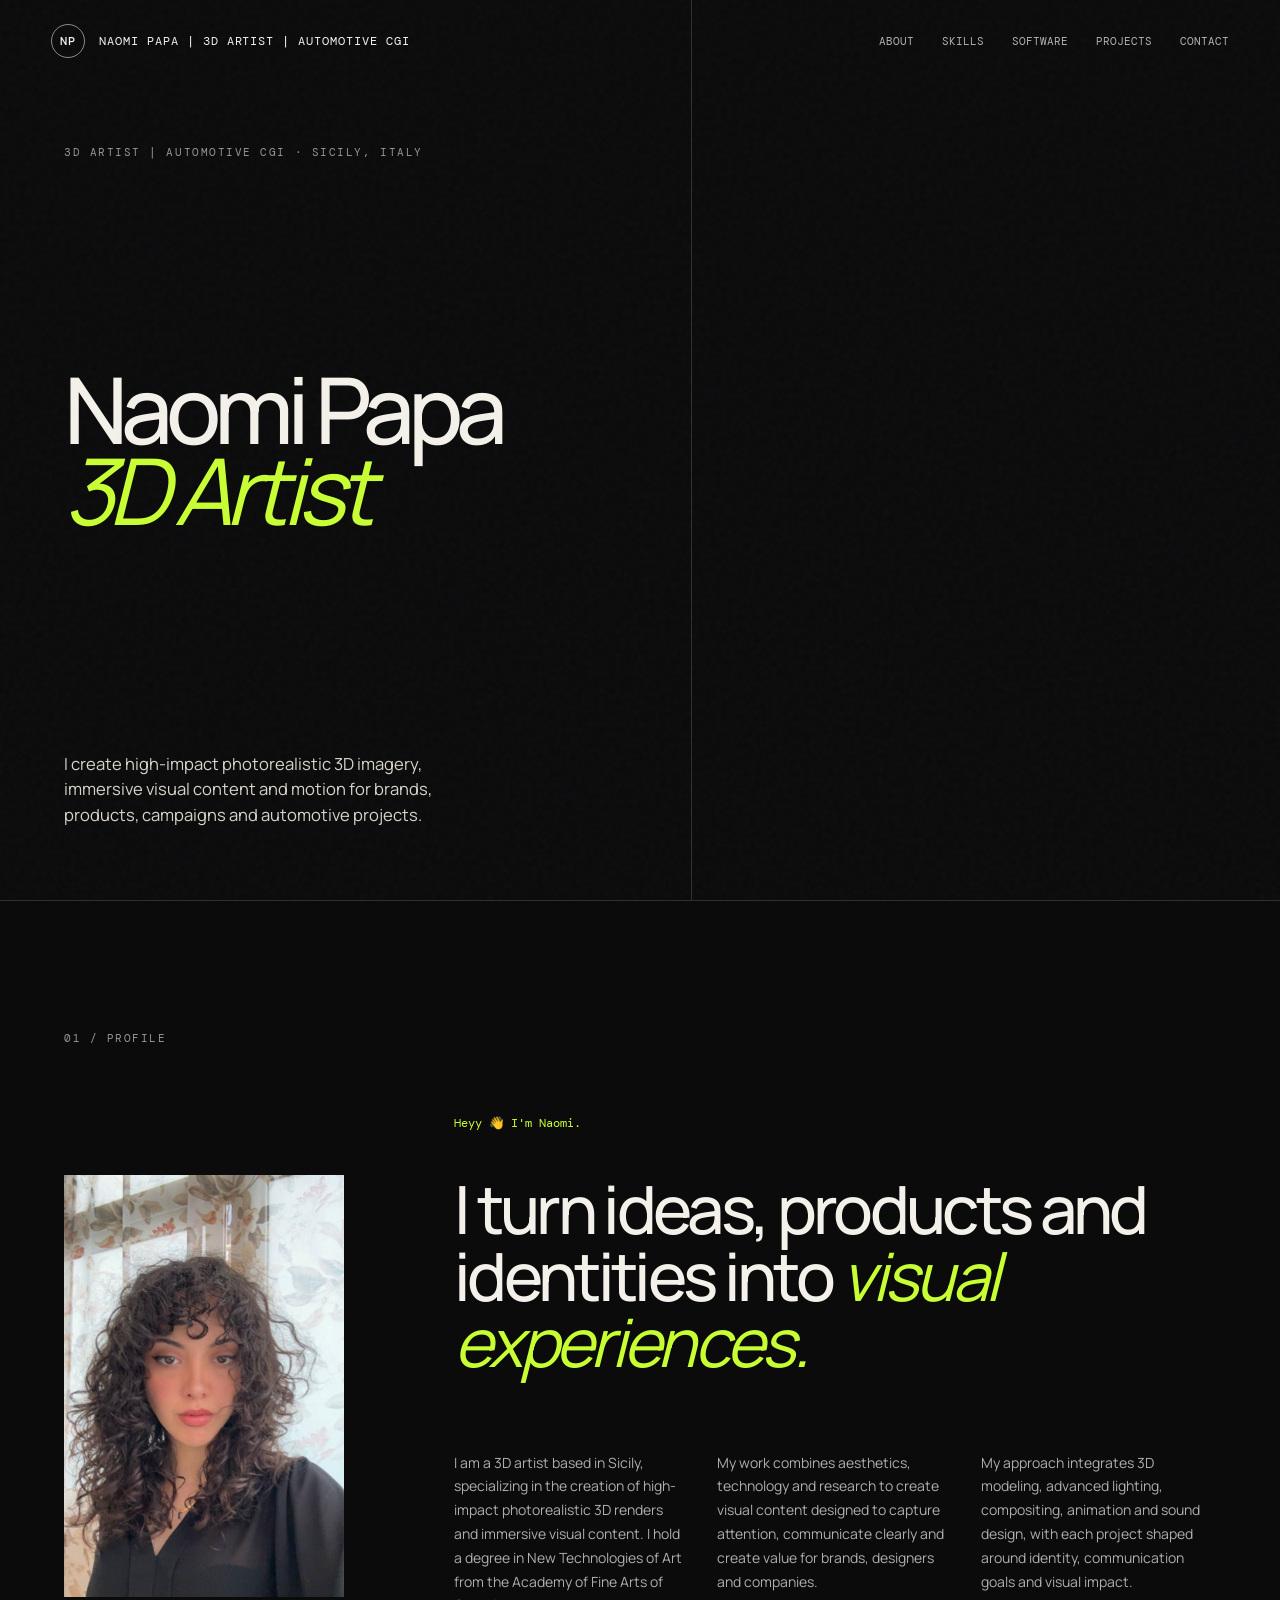
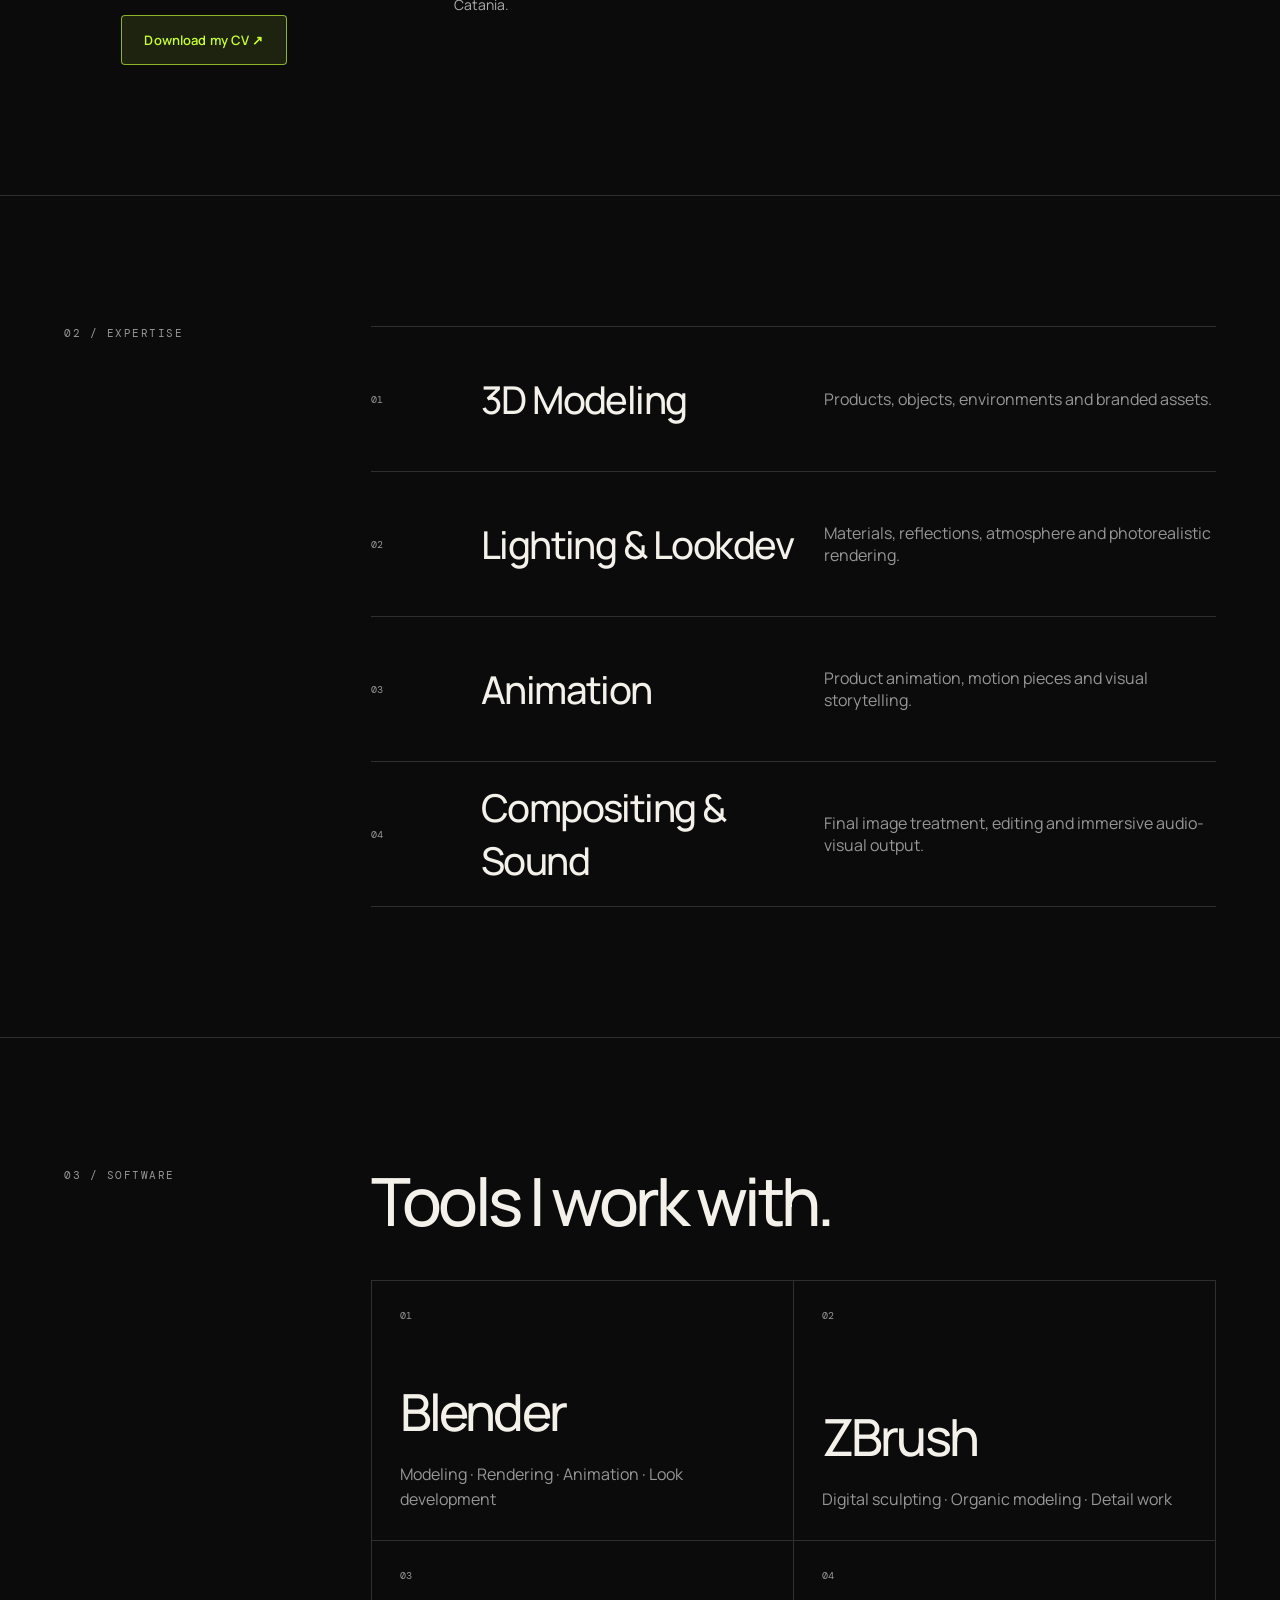
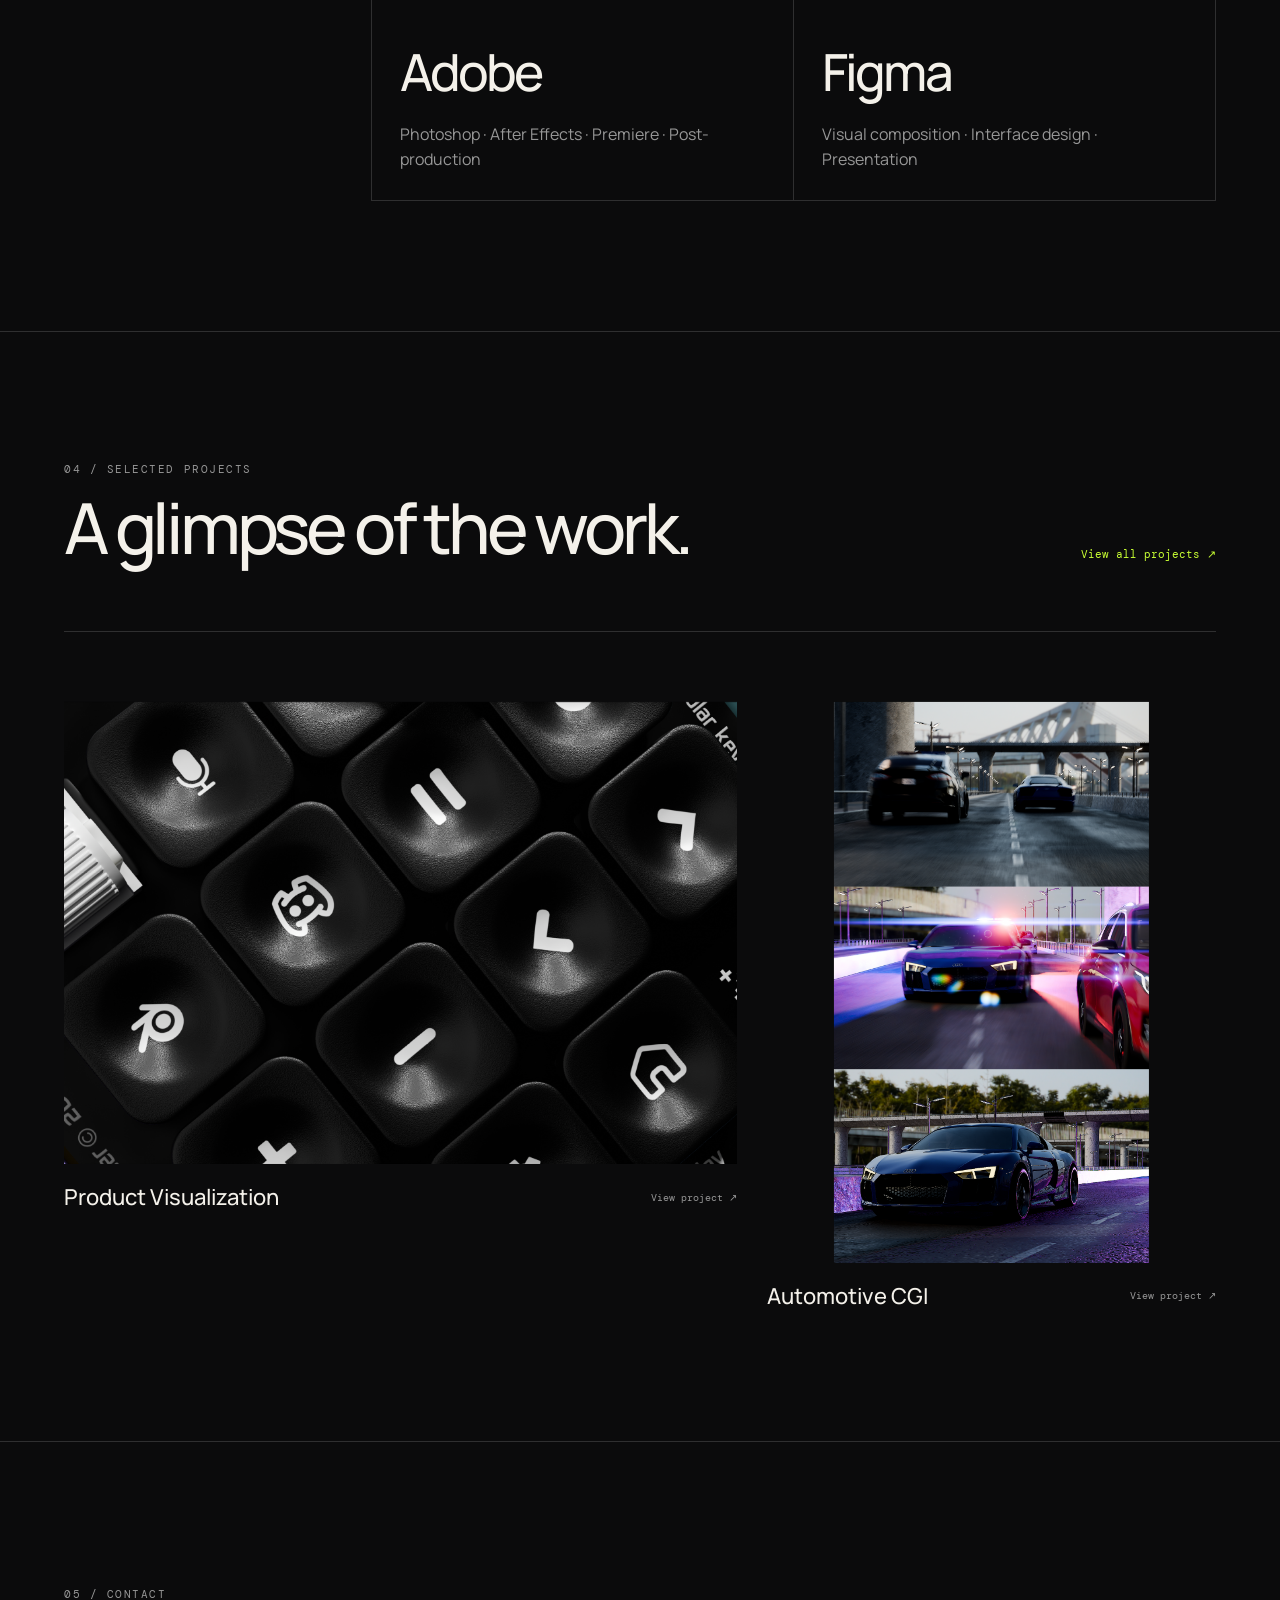
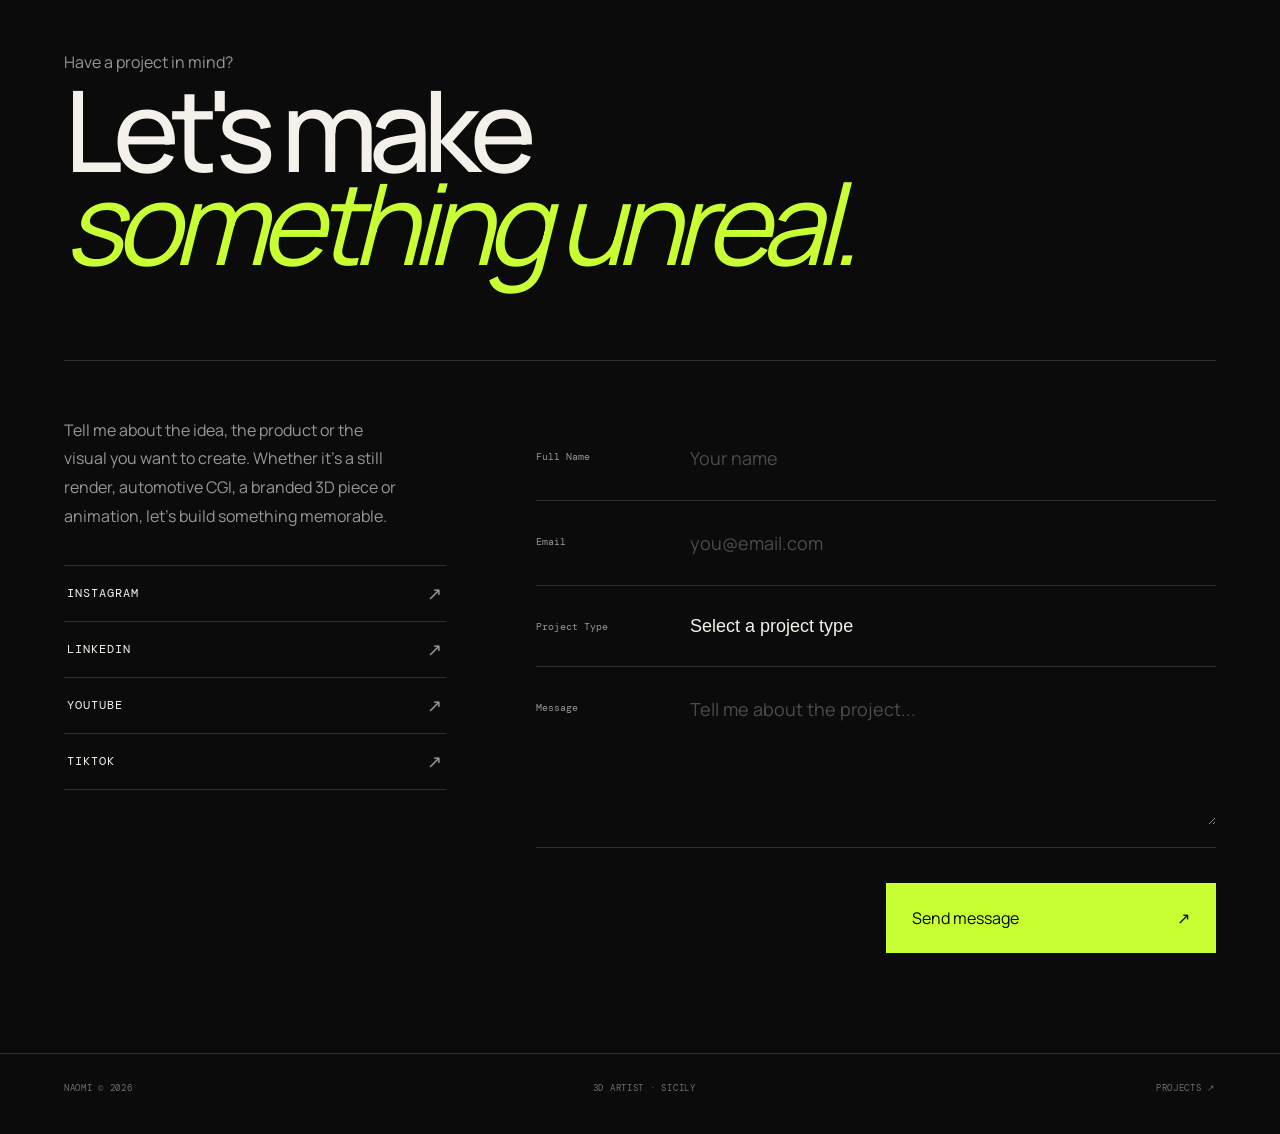
<file: index.html>
<!DOCTYPE html>
<html lang="en">
<head>
  <meta charset="UTF-8" />
  <meta name="viewport" content="width=device-width, initial-scale=1.0" />
  <meta name="description" content="Naomi — 3D Artist based in Sicily." />
  <title>Naomi — 3D Artist</title>
  <link rel="preconnect" href="https://fonts.googleapis.com">
  <link rel="preconnect" href="https://fonts.gstatic.com" crossorigin>
  <link href="https://fonts.googleapis.com/css2?family=DM+Mono:wght@300;400;500&family=Manrope:wght@400;500;600;700&display=swap" rel="stylesheet">
  <link rel="stylesheet" href="styles.css" />
</head>
<body>
  <div class="grain"></div>

  <header class="site-header">
    <a class="brand" href="index.html">
      <span class="brand-mark"> NP </span>
      <span class="brand-text">NAOMI PAPA | 3D ARTIST | AUTOMOTIVE CGI</span>
    </a>

    <nav class="desktop-nav">
      <a href="#about">About</a>
      <a href="#skills">Skills</a>
      <a href="#software">Software</a>
      <a href="projects/index.html">Projects</a>
      <a href="#contact">Contact</a>
    </nav>

    <button class="menu-btn" aria-label="Open menu" aria-expanded="false">
      <span></span><span></span>
    </button>
  </header>

  <div class="mobile-menu" aria-hidden="true">
    <a href="#about">About</a>
    <a href="#skills">Skills</a>
    <a href="#software">Software</a>
    <a href="projects/index.html">Projects</a>
    <a href="#contact">Contact</a>
  </div>

  <main>
    <section class="hero cv-hero">
      <div class="hero-copy">
        <p class="eyebrow">3D ARTIST | AUTOMOTIVE CGI · SICILY, ITALY</p>

        <h1>
          Naomi Papa
          <span>3D Artist</span>
        </h1>

        <div class="hero-bottom">
          <p class="hero-description">
            I create high-impact photorealistic 3D imagery, immersive visual content
            and motion for brands, products, campaigns and automotive projects.
          </p>

         
        </div>
      </div>

      <div class="hero-media">
        <video class="hero-video" autoplay muted loop playsinline>
          <source src="assets/videos/SHOWCASE.mp4" type="video/mp4">
        </video>
      </div>
    </section>


    
    <section class="resume-block" id="about">
      <div class="resume-label">
        <p class="eyebrow">01 / PROFILE</p>
      </div>

      <div class="resume-content">
        <p class="hello">Heyy 👋 I'm Naomi.</p>

        <h2>
          I turn ideas, products and identities into
          <span>visual experiences.</span>
        </h2>

        <div class="about-columns">
          <p>
            I am a 3D artist based in Sicily, specializing in the creation of
            high-impact photorealistic 3D renders and immersive visual content.
            I hold a degree in New Technologies of Art from the Academy of Fine
            Arts of Catania.
          </p>

          <p>
            My work combines aesthetics, technology and research to create
            visual content designed to capture attention, communicate clearly
            and create value for brands, designers and companies.
          </p>

          <p>
            My approach integrates 3D modeling, advanced lighting, compositing,
            animation and sound design, with each project shaped around identity,
            communication goals and visual impact.
          </p>
        </div>
      </div>

      <div class="about-media">
        <img src="assets/images/about me.jpg" alt="Naomi Papa, 3D artist">
        <a class="cv-button" href="assets/NomiPapaCV.pdf" download="NomiPapaCV.pdf">Download my CV ↗</a>
      </div>
    </section>

    <section class="resume-block" id="skills">
      <div class="resume-label">
        <p class="eyebrow">02 / EXPERTISE</p>
      </div>

      <div class="resume-content">
        <div class="service-list">
          <div class="service-row">
            <span>01</span>
            <h3>3D Modeling</h3>
            <p>Products, objects, environments and branded assets.</p>
          </div>
          <div class="service-row">
            <span>02</span>
            <h3>Lighting & Lookdev</h3>
            <p>Materials, reflections, atmosphere and photorealistic rendering.</p>
          </div>
          <div class="service-row">
            <span>03</span>
            <h3>Animation</h3>
            <p>Product animation, motion pieces and visual storytelling.</p>
          </div>
          <div class="service-row">
            <span>04</span>
            <h3>Compositing & Sound</h3>
            <p>Final image treatment, editing and immersive audio-visual output.</p>
          </div>
        </div>
      </div>
    </section>

    <section class="resume-block software-section" id="software">
      <div class="resume-label">
        <p class="eyebrow">03 / SOFTWARE</p>
      </div>

      <div class="resume-content">
        <h2 class="software-title">Tools I work with.</h2>

        <div class="software-grid">
          <article class="software-card">
            <span class="software-index">01</span>
            <h3>Blender</h3>
            <p>Modeling · Rendering · Animation · Look development</p>
          </article>

          <article class="software-card">
            <span class="software-index">02</span>
            <h3>ZBrush</h3>
            <p>Digital sculpting · Organic modeling · Detail work</p>
          </article>

          <article class="software-card">
            <span class="software-index">03</span>
            <h3>Adobe</h3>
            <p>Photoshop · After Effects · Premiere · Post-production</p>
          </article>

          <article class="software-card">
            <span class="software-index">04</span>
            <h3>Figma</h3>
            <p>Visual composition · Interface design · Presentation</p>
          </article>
        </div>
      </div>
    </section>

    <section class="featured-projects">
      <div class="section-head">
        <div>
          <p class="eyebrow">04 / SELECTED PROJECTS</p>
          <h2>A glimpse of the work.</h2>
        </div>
        <a class="text-link" href="projects/index.html">View all projects ↗</a>
      </div>

      <div class="project-preview-grid">
        <a class="project-preview" href="projects/index.html">
          <div class="project-media">
            <img src="assets/images/24.png" alt="Product visualization project">
          </div>
          <div class="project-preview-meta">
            <h3>Product Visualization</h3>
            <span>View project ↗</span>
          </div>
        </a>

        <a class="project-preview" href="projects/index.html">
          <div class="project-media">
            <img src="assets/images/project-11.png" alt="Automotive CGI project">
          </div>
          <div class="project-preview-meta">
            <h3>Automotive CGI</h3>
            <span>View project ↗</span>
          </div>
        </a>
      </div>
    </section>

    <section class="contact" id="contact">
      <p class="eyebrow">05 / CONTACT</p>

      <div class="contact-title">
        <p>Have a project in mind?</p>
        <h2>Let's make<br><em>something unreal.</em></h2>
      </div>

      <div class="contact-grid">
        <div class="contact-note">
          <p>
            Tell me about the idea, the product or the visual you want to create.
            Whether it's a still render, automotive CGI, a branded 3D piece or
            animation, let's build something memorable.
          </p>

          <nav class="social-links" aria-label="Social media links">
            <a class="social-link" href="https://www.instagram.com/naomi.obj/" target="_blank" rel="noreferrer" aria-label="Instagram">
              <span>Instagram</span>
              <span class="social-link-arrow" aria-hidden="true">↗</span>
            </a>

            <a class="social-link" href="https://www.linkedin.com/in/naomi-papa-005025319/" target="_blank" rel="noreferrer" aria-label="LinkedIn">
              <span>LinkedIn</span>
              <span class="social-link-arrow" aria-hidden="true">↗</span>
            </a>

            <a class="social-link" href="https://www.youtube.com/@Naomi.obj2" target="_blank" rel="noreferrer" aria-label="YouTube">
              <span>YouTube</span>
              <span class="social-link-arrow" aria-hidden="true">↗</span>
            </a>

            <a class="social-link" href="https://www.tiktok.com/@naomi.obj" target="_blank" rel="noreferrer" aria-label="TikTok">
              <span>TikTok</span>
              <span class="social-link-arrow" aria-hidden="true">↗</span>
            </a>
          </nav>
        </div>

        <form class="contact-form" action="https://formsubmit.co/papanaomi4@gmail.com" method="post">
          <input type="hidden" name="_subject" value="New project request from Naomi's portfolio" />
          <input type="hidden" name="_template" value="table" />
          <input type="hidden" name="_captcha" value="false" />

          <label>
            <span>Full Name</span>
            <input type="text" name="name" placeholder="Your name" autocomplete="name" required />
          </label>

          <label>
            <span>Email</span>
            <input type="email" name="email" placeholder="you@email.com" autocomplete="email" required />
          </label>

          <label>
            <span>Project Type</span>
            <select name="project-type">
              <option value="">Select a project type</option>
              <option>3D Render</option>
              <option>Automotive CGI</option>
              <option>3D Logo / Identity</option>
              <option>Animation / Motion</option>
              <option>Product Visualization</option>
              <option>Other</option>
            </select>
          </label>

          <label>
            <span>Message</span>
            <textarea name="message" rows="5" placeholder="Tell me about the project..." required></textarea>
          </label>

          <button type="submit">
            <span>Send message</span>
            <span>↗</span>
          </button>
        </form>
      </div>
    </section>
  </main>

  <footer>
    <span>NAOMI © 2026</span>
    <span>3D ARTIST · SICILY</span>
    <a href="projects/index.html">PROJECTS ↗</a>
  </footer>

  <script src="script.js"></script>
</body>
</html>
</file>
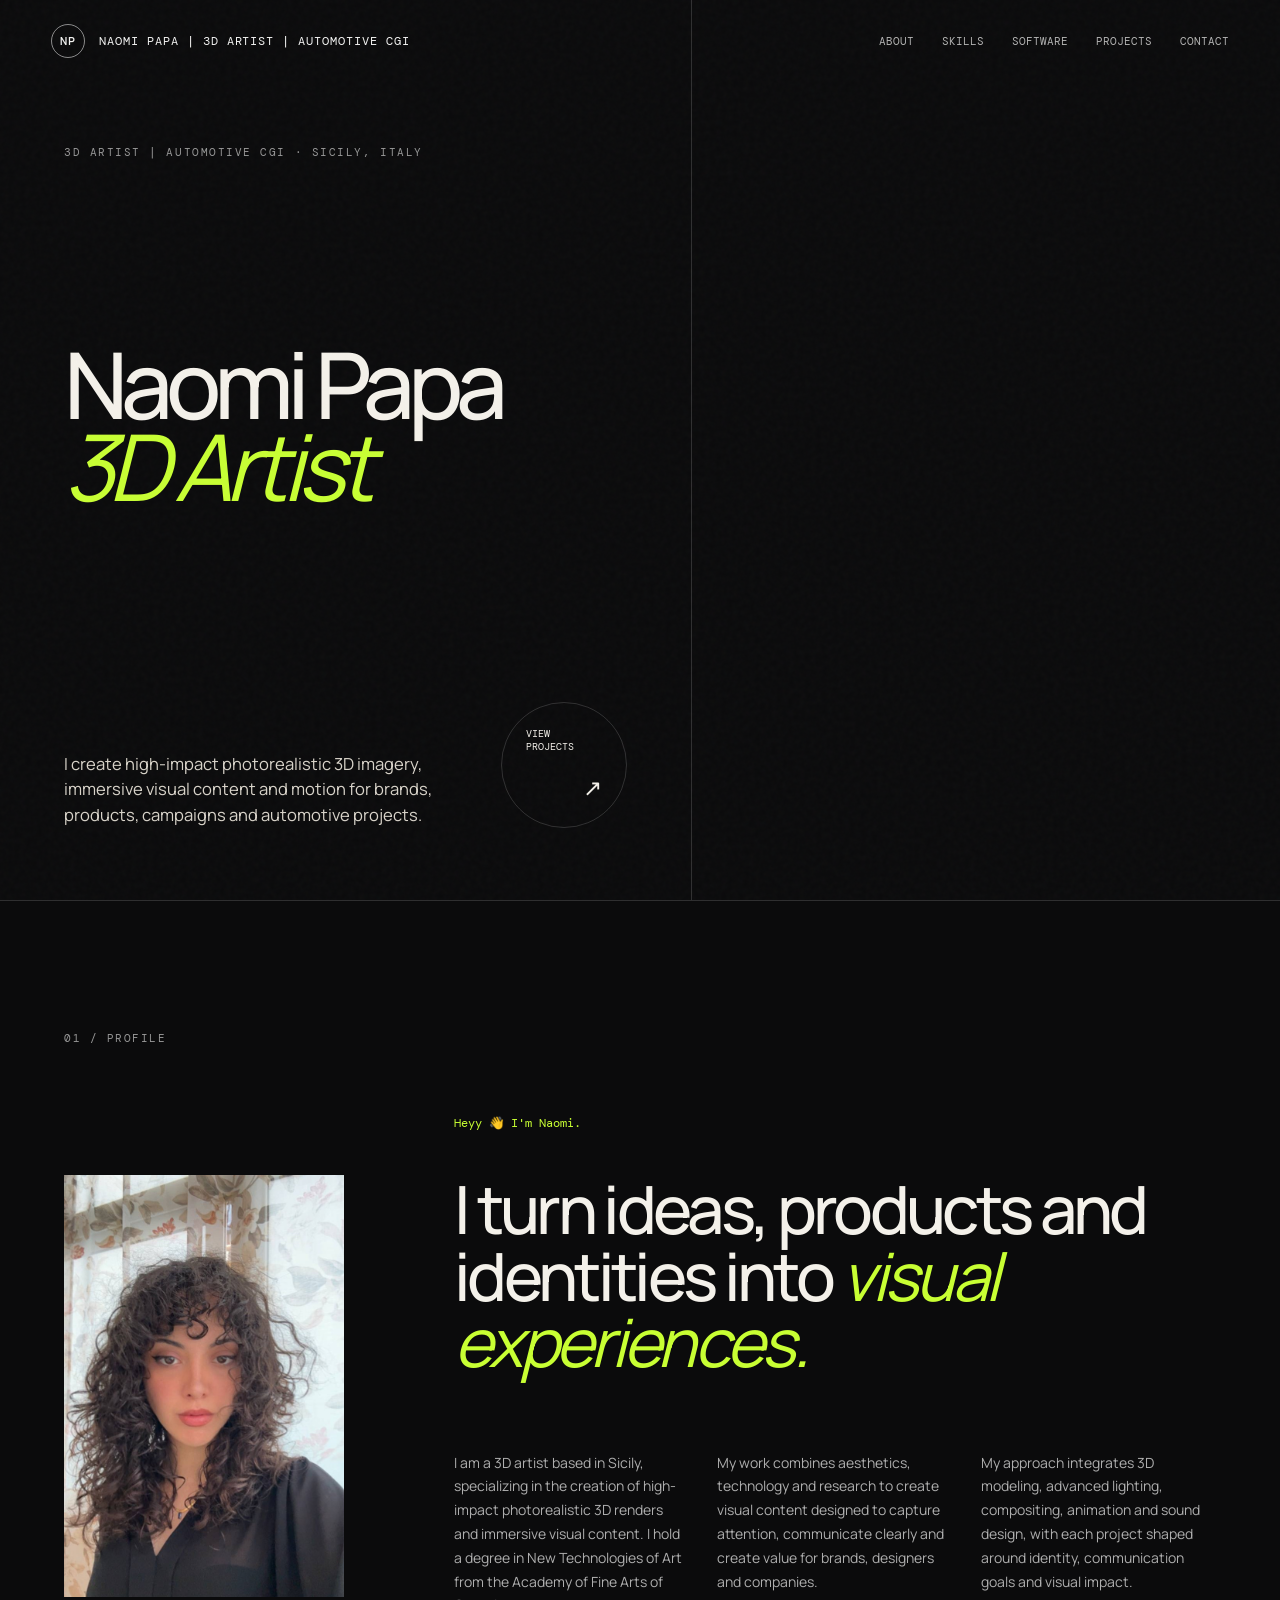
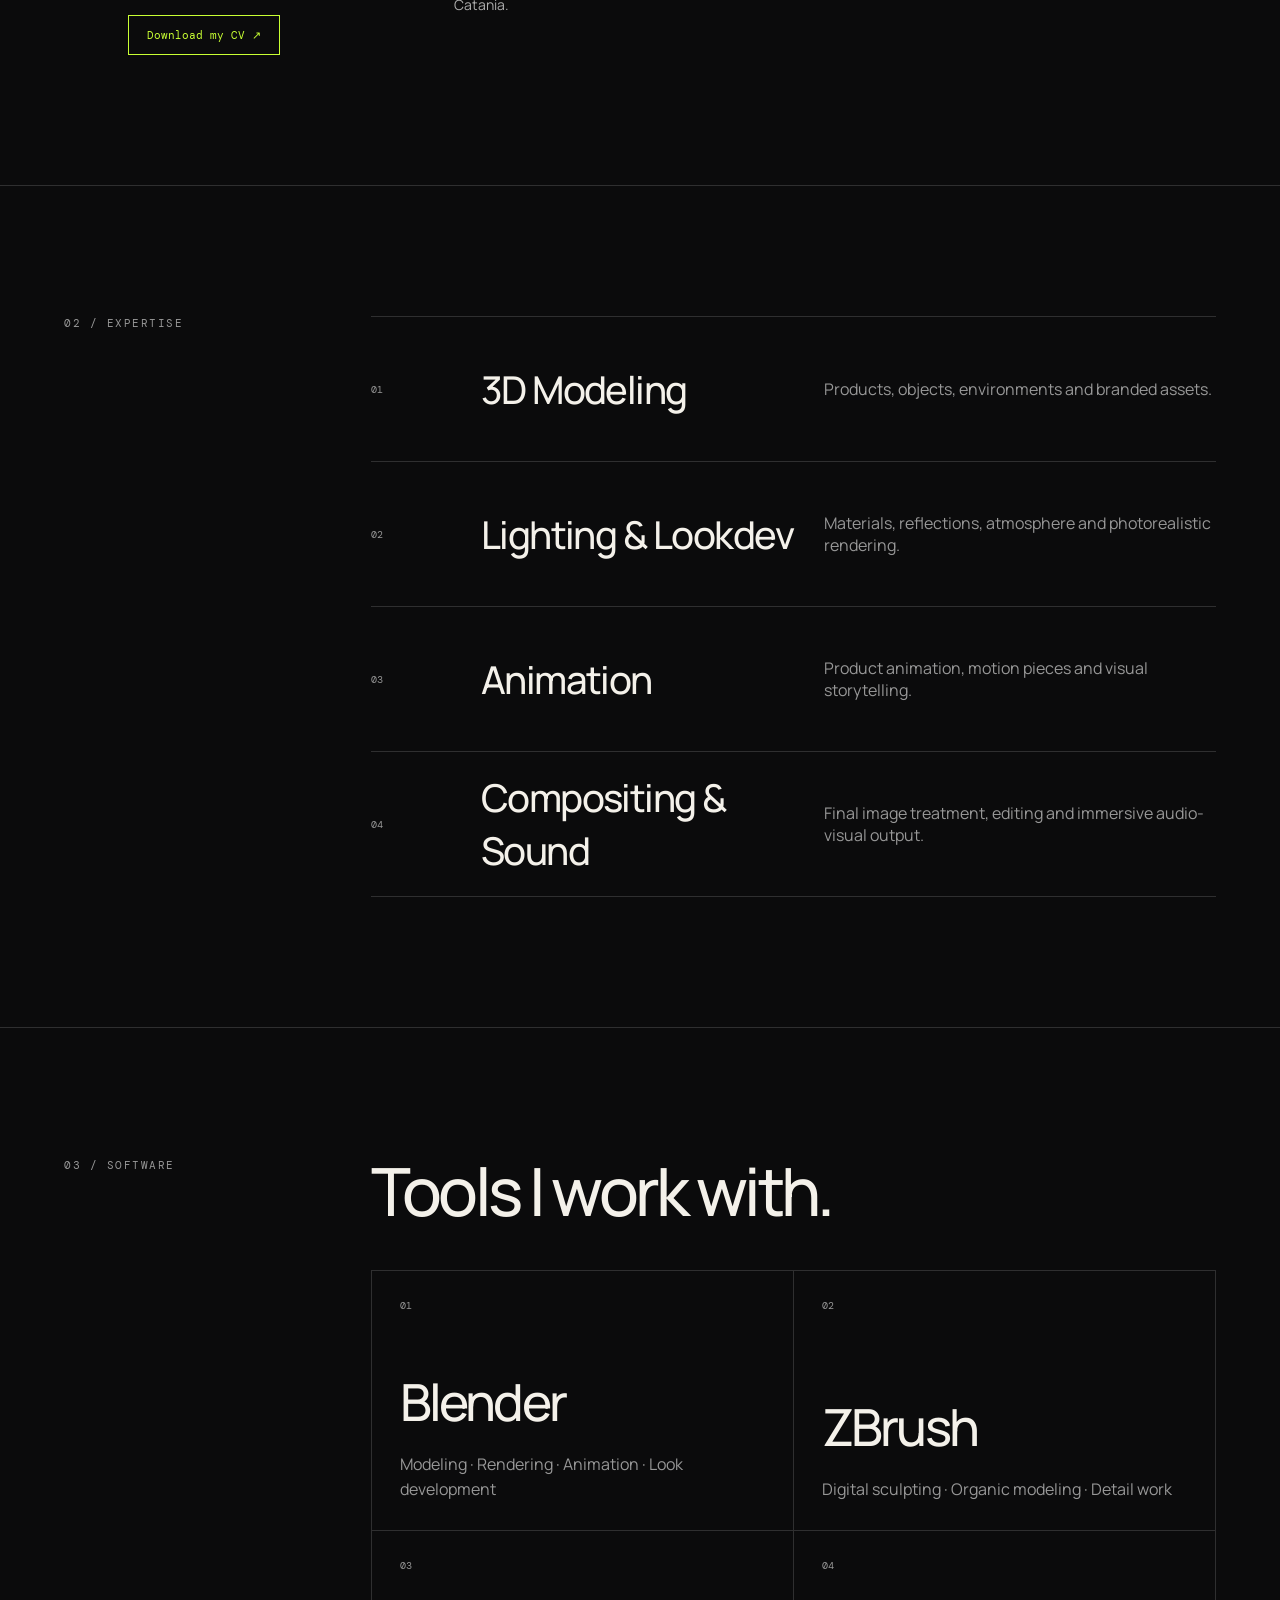
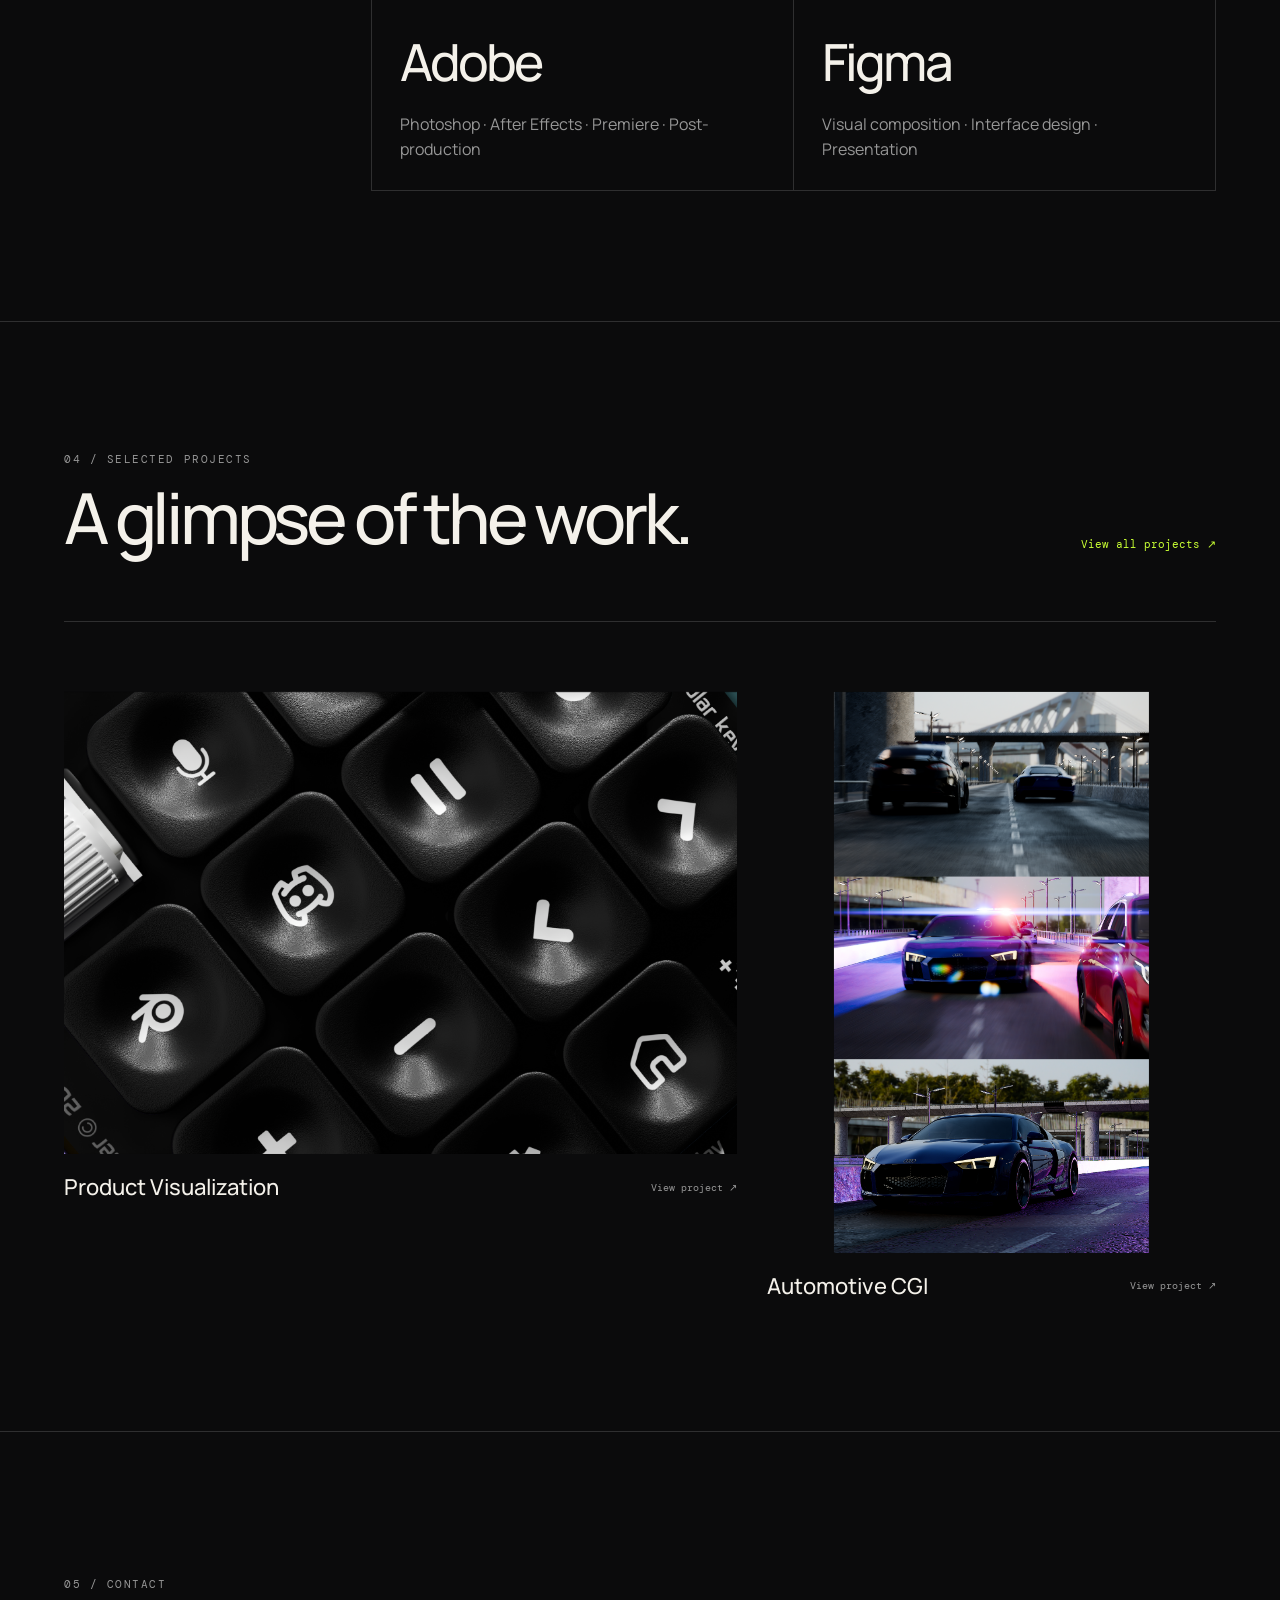
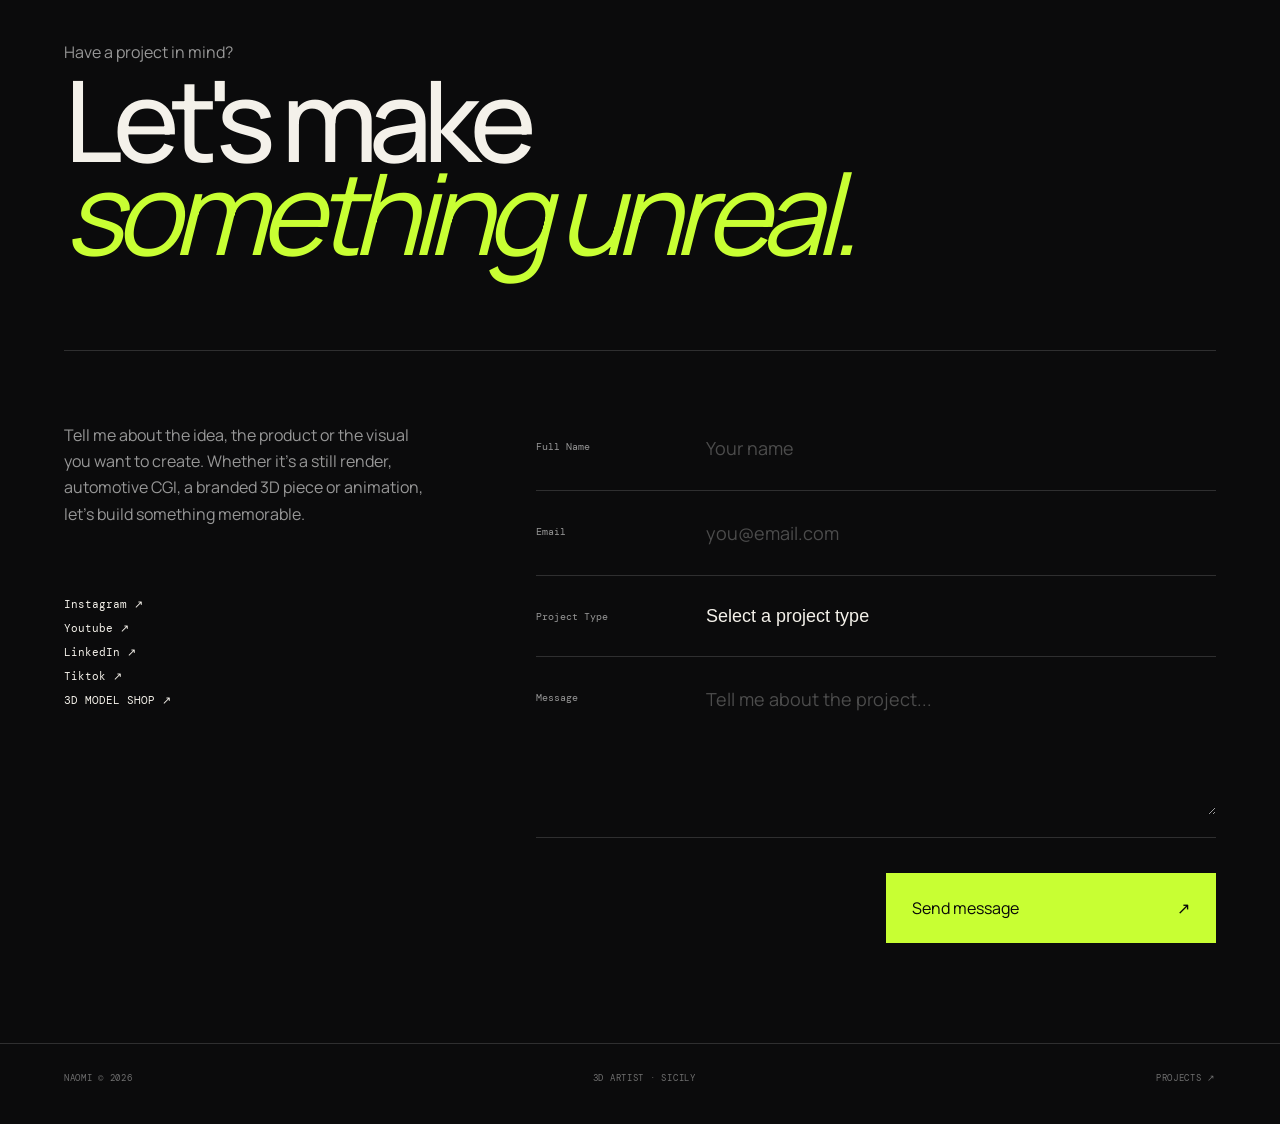
<file: naomip-obj.github.io-main/naomip-obj.github.io-main/index.html>
<!DOCTYPE html>
<html lang="en">
<head>
  <meta charset="UTF-8" />
  <meta name="viewport" content="width=device-width, initial-scale=1.0" />
  <meta name="description" content="Naomi — 3D Artist based in Sicily." />
  <title>Naomi — 3D Artist</title>
  <link rel="preconnect" href="https://fonts.googleapis.com">
  <link rel="preconnect" href="https://fonts.gstatic.com" crossorigin>
  <link href="https://fonts.googleapis.com/css2?family=DM+Mono:wght@300;400;500&family=Manrope:wght@400;500;600;700&display=swap" rel="stylesheet">
  <link rel="stylesheet" href="styles.css" />
</head>
<body>
  <div class="grain"></div>

  <header class="site-header">
    <a class="brand" href="index.html">
      <span class="brand-mark"> NP </span>
      <span class="brand-text">NAOMI PAPA | 3D ARTIST | AUTOMOTIVE CGI</span>
    </a>

    <nav class="desktop-nav">
      <a href="#about">About</a>
      <a href="#skills">Skills</a>
      <a href="#software">Software</a>
      <a href="projects/index.html">Projects</a>
      <a href="#contact">Contact</a>
    </nav>

    <button class="menu-btn" aria-label="Open menu" aria-expanded="false">
      <span></span><span></span>
    </button>
  </header>

  <div class="mobile-menu" aria-hidden="true">
    <a href="#about">About</a>
    <a href="#skills">Skills</a>
    <a href="#software">Software</a>
    <a href="projects/index.html">Projects</a>
    <a href="#contact">Contact</a>
  </div>

  <main>
    <section class="hero cv-hero">
      <div class="hero-copy">
        <p class="eyebrow">3D ARTIST | AUTOMOTIVE CGI · SICILY, ITALY</p>

        <h1>
          Naomi Papa
          <span>3D Artist</span>
        </h1>

        <div class="hero-bottom">
          <p class="hero-description">
            I create high-impact photorealistic 3D imagery, immersive visual content
            and motion for brands, products, campaigns and automotive projects.
          </p>

          <a class="circle-link" href="projects/index.html">
            <span>VIEW<br>PROJECTS</span>
            <span class="arrow">↗</span>
          </a>
        </div>
      </div>

      <div class="hero-media">
        <video class="hero-video" autoplay muted loop playsinline>
          <source src="assets/videos/SHOWCASE.mp4" type="video/mp4">
        </video>
      </div>
    </section>

    <section class="resume-block" id="about">
      <div class="resume-label">
        <p class="eyebrow">01 / PROFILE</p>
      </div>

      <div class="resume-content">
        <p class="hello">Heyy 👋 I'm Naomi.</p>

        <h2>
          I turn ideas, products and identities into
          <span>visual experiences.</span>
        </h2>

        <div class="about-columns">
          <p>
            I am a 3D artist based in Sicily, specializing in the creation of
            high-impact photorealistic 3D renders and immersive visual content.
            I hold a degree in New Technologies of Art from the Academy of Fine
            Arts of Catania.
          </p>

          <p>
            My work combines aesthetics, technology and research to create
            visual content designed to capture attention, communicate clearly
            and create value for brands, designers and companies.
          </p>

          <p>
            My approach integrates 3D modeling, advanced lighting, compositing,
            animation and sound design, with each project shaped around identity,
            communication goals and visual impact.
          </p>
        </div>
      </div>

      <div class="about-media">
        <img src="assets/images/about me.jpg" alt="Naomi Papa, 3D artist">
        <a class="cv-button" href="assets/NomiPapaCV.pdf" download="NomiPapaCV.pdf">Download my CV ↗</a>
      </div>
    </section>

    <section class="resume-block" id="skills">
      <div class="resume-label">
        <p class="eyebrow">02 / EXPERTISE</p>
      </div>

      <div class="resume-content">
        <div class="service-list">
          <div class="service-row">
            <span>01</span>
            <h3>3D Modeling</h3>
            <p>Products, objects, environments and branded assets.</p>
          </div>
          <div class="service-row">
            <span>02</span>
            <h3>Lighting & Lookdev</h3>
            <p>Materials, reflections, atmosphere and photorealistic rendering.</p>
          </div>
          <div class="service-row">
            <span>03</span>
            <h3>Animation</h3>
            <p>Product animation, motion pieces and visual storytelling.</p>
          </div>
          <div class="service-row">
            <span>04</span>
            <h3>Compositing & Sound</h3>
            <p>Final image treatment, editing and immersive audio-visual output.</p>
          </div>
        </div>
      </div>
    </section>

    <section class="resume-block software-section" id="software">
      <div class="resume-label">
        <p class="eyebrow">03 / SOFTWARE</p>
      </div>

      <div class="resume-content">
        <h2 class="software-title">Tools I work with.</h2>

        <div class="software-grid">
          <article class="software-card">
            <span class="software-index">01</span>
            <h3>Blender</h3>
            <p>Modeling · Rendering · Animation · Look development</p>
          </article>

          <article class="software-card">
            <span class="software-index">02</span>
            <h3>ZBrush</h3>
            <p>Digital sculpting · Organic modeling · Detail work</p>
          </article>

          <article class="software-card">
            <span class="software-index">03</span>
            <h3>Adobe</h3>
            <p>Photoshop · After Effects · Premiere · Post-production</p>
          </article>

          <article class="software-card">
            <span class="software-index">04</span>
            <h3>Figma</h3>
            <p>Visual composition · Interface design · Presentation</p>
          </article>
        </div>
      </div>
    </section>

    <section class="featured-projects">
      <div class="section-head">
        <div>
          <p class="eyebrow">04 / SELECTED PROJECTS</p>
          <h2>A glimpse of the work.</h2>
        </div>
        <a class="text-link" href="projects/index.html">View all projects ↗</a>
      </div>

      <div class="project-preview-grid">
        <a class="project-preview" href="projects/index.html">
          <div class="project-media">
            <img src="assets/images/24.png" alt="Product visualization project">
          </div>
          <div class="project-preview-meta">
            <h3>Product Visualization</h3>
            <span>View project ↗</span>
          </div>
        </a>

        <a class="project-preview" href="projects/index.html">
          <div class="project-media">
            <img src="assets/images/project-11.png" alt="Automotive CGI project">
          </div>
          <div class="project-preview-meta">
            <h3>Automotive CGI</h3>
            <span>View project ↗</span>
          </div>
        </a>
      </div>
    </section>

    <section class="contact" id="contact">
      <p class="eyebrow">05 / CONTACT</p>

      <div class="contact-title">
        <p>Have a project in mind?</p>
        <h2>Let's make<br><em>something unreal.</em></h2>
      </div>

      <div class="contact-grid">
        <div class="contact-note">
          <p>
            Tell me about the idea, the product or the visual you want to create.
            Whether it's a still render, automotive CGI, a branded 3D piece or
            animation, let's build something memorable.
          </p>

          <div class="socials">
            <a href="https://www.instagram.com/naomi.obj/" target="_blank" rel="noreferrer">Instagram ↗</a>
            <a href="https://www.youtube.com/@Naomi.obj2" target="_blank" rel="noreferrer">Youtube ↗</a>
            <a href="https://www.linkedin.com/in/naomi-papa-005025319/" target="_blank" rel="noreferrer">LinkedIn ↗</a>
            <a href="https://www.tiktok.com/@naomi.obj" target="_blank" rel="noreferrer">Tiktok ↗</a>
            <a href="https://3dexport.com/it/naomi-obj" target="_blank" rel="noreferrer">3D MODEL SHOP ↗</a>
          </div>
        </div>

        <form class="contact-form" action="https://formsubmit.co/papanaomi4@gmail.com" method="post">
          <input type="hidden" name="_subject" value="New project request from Naomi's portfolio" />
          <input type="hidden" name="_template" value="table" />
          <input type="hidden" name="_captcha" value="false" />

          <label>
            <span>Full Name</span>
            <input type="text" name="name" placeholder="Your name" autocomplete="name" required />
          </label>

          <label>
            <span>Email</span>
            <input type="email" name="email" placeholder="you@email.com" autocomplete="email" required />
          </label>

          <label>
            <span>Project Type</span>
            <select name="project-type">
              <option value="">Select a project type</option>
              <option>3D Render</option>
              <option>Automotive CGI</option>
              <option>3D Logo / Identity</option>
              <option>Animation / Motion</option>
              <option>Product Visualization</option>
              <option>Other</option>
            </select>
          </label>

          <label>
            <span>Message</span>
            <textarea name="message" rows="5" placeholder="Tell me about the project..." required></textarea>
          </label>

          <button type="submit">
            <span>Send message</span>
            <span>↗</span>
          </button>
        </form>
      </div>
    </section>
  </main>

  <footer>
    <span>NAOMI © 2026</span>
    <span>3D ARTIST · SICILY</span>
    <a href="projects/index.html">PROJECTS ↗</a>
  </footer>

  <script src="script.js"></script>
</body>
</html>
</file>
<file: styles.css>
:root {
  --bg: #0b0b0c;
  --panel: #121214;
  --text: #f4f1ea;
  --muted: #979797;
  --line: rgba(255,255,255,.15);
  --lime: #c8ff33;
  --soft: #d9d4ca;
  --max: 1440px;
}

* {
  box-sizing: border-box;
}

html {
  scroll-behavior: smooth;
}

body {
  margin: 0;
  background: var(--bg);
  color: var(--text);
  font-family: "Manrope", sans-serif;
  overflow-x: hidden;
}

body.menu-open {
  overflow: hidden;
}

a {
  color: inherit;
  text-decoration: none;
}

button,
input,
textarea {
  font: inherit;
}

img,
video {
  display: block;
  width: 100%;
}

::selection {
  background: var(--lime);
  color: #080808;
}

.grain {
  position: fixed;
  inset: 0;
  pointer-events: none;
  z-index: 100;
  opacity: .035;
  background-image:
    url("data:image/svg+xml,%3Csvg viewBox='0 0 180 180' xmlns='http://www.w3.org/2000/svg'%3E%3Cfilter id='n'%3E%3CfeTurbulence type='fractalNoise' baseFrequency='.9' numOctaves='3' stitchTiles='stitch'/%3E%3C/filter%3E%3Crect width='100%25' height='100%25' filter='url(%23n)' opacity='.8'/%3E%3C/svg%3E");
}

.site-header {
  position: fixed;
  z-index: 60;
  top: 0;
  left: 0;
  width: 100%;
  padding: 24px clamp(20px, 4vw, 64px);
  display: flex;
  align-items: center;
  justify-content: space-between;
  mix-blend-mode: difference;
  color: white;
}

.brand {
  display: flex;
  gap: 14px;
  align-items: center;
  font-family: "DM Mono", monospace;
  font-size: 12px;
  letter-spacing: .08em;
}

.brand-mark {
  display: grid;
  place-items: center;
  width: 34px;
  height: 34px;
  border: 1px solid rgba(255,255,255,.55);
  border-radius: 50%;
  font-weight: 500;
}

.desktop-nav {
  display: flex;
  gap: 28px;
  font-family: "DM Mono", monospace;
  font-size: 11px;
  text-transform: uppercase;
}

.desktop-nav a {
  opacity: .72;
  transition: opacity .25s ease;
}

.desktop-nav a:hover {
  opacity: 1;
}

.menu-btn {
  display: none;
  width: 42px;
  height: 42px;
  border: 0;
  background: transparent;
  padding: 0;
}

.menu-btn span {
  display: block;
  width: 25px;
  height: 1px;
  background: white;
  margin: 7px auto;
}

.mobile-menu {
  position: fixed;
  inset: 0;
  z-index: 50;
  display: none;
  padding: 120px 24px 40px;
  background: #0b0b0c;
  flex-direction: column;
  justify-content: center;
  gap: 12px;
}

.mobile-menu a {
  font-size: clamp(36px, 12vw, 70px);
  font-weight: 600;
  letter-spacing: -.05em;
}

.eyebrow {
  margin: 0;
  font-family: "DM Mono", monospace;
  font-size: 11px;
  letter-spacing: .14em;
  color: var(--muted);
}

.hero {
  min-height: 100svh;
  position: relative;
  display: grid;
  grid-template-columns: 1.08fr .92fr;
  max-width: 1900px;
  margin: 0 auto;
}

.hero-copy {
  min-height: 100svh;
  padding: 145px clamp(24px, 5vw, 86px) 72px;
  display: flex;
  flex-direction: column;
  justify-content: space-between;
}

.hero h1 {
  margin: 50px 0 60px;
  max-width: 950px;
  font-size: clamp(54px, 7.2vw, 126px);
  line-height: .88;
  letter-spacing: -.075em;
  font-weight: 500;
}

.hero h1 span {
  display: block;
  color: var(--lime);
  font-style: italic;
  font-weight: 400;
}

.hero-bottom {
  display: flex;
  align-items: center;
  justify-content: space-between;
  gap: clamp(20px, 3vw, 42px);
}

.hero-description {
  max-width: 410px;
  margin: 0;
  font-size: clamp(16px, 1.3vw, 20px);
  line-height: 1.55;
  color: var(--soft);
}

.hero-project-link {
  flex: 0 0 auto;
  display: inline-flex;
  align-items: center;
  gap: 15px;
  min-height: 44px;
  padding: 0;
  color: var(--soft);
  font-family: "DM Mono", monospace;
  font-size: 10px;
  letter-spacing: .14em;
  text-decoration: none;
  text-transform: uppercase;
  transition: color .25s ease;
}

.hero-project-arrow {
  display: grid;
  width: 36px;
  height: 36px;
  place-items: center;
  border: 1px solid rgba(255, 255, 255, .24);
  border-radius: 50%;
  color: var(--text);
  font-family: "Manrope", sans-serif;
  font-size: 16px;
  transition: color .25s ease, border-color .25s ease, background-color .25s ease, transform .25s ease;
}

.hero-project-link:hover,
.hero-project-link:focus-visible {
  color: var(--lime);
}

.hero-project-link:hover .hero-project-arrow,
.hero-project-link:focus-visible .hero-project-arrow {
  border-color: var(--lime);
  background: var(--lime);
  color: #090909;
  transform: translate(2px, -2px);
}

.hero-project-link:focus-visible {
  outline: 1px solid var(--lime);
  outline-offset: 6px;
}

.circle-link {
  flex: 0 0 126px;
  width: 126px;
  height: 126px;
  border: 1px solid var(--line);
  border-radius: 50%;
  display: flex;
  padding: 24px;
  flex-direction: column;
  justify-content: space-between;
  font-family: "DM Mono", monospace;
  font-size: 10px;
  transition: .35s ease;
}

.circle-link:hover {
  transform: rotate(5deg);
  background: var(--lime);
  color: #090909;
}

.circle-link .arrow {
  align-self: flex-end;
  font-size: 23px;
}

.hero-media {
  height: 100%;
  min-height: 0;
  position: relative;
  overflow: hidden;
  border-left: 1px solid var(--line);
}

.hero-video {
  position: absolute;
  inset: 0;
  display: block;
  width: 100%;
  height: 100%;
  object-fit: cover;
}

.media-placeholder {
  position: relative;
  overflow: hidden;
  background:
    radial-gradient(circle at 65% 22%, rgba(200,255,51,.28), transparent 20%),
    radial-gradient(circle at 35% 70%, rgba(126,82,255,.32), transparent 28%),
    linear-gradient(145deg, #242126 0%, #101011 55%, #1d2020 100%);
}

.placeholder-ui {
  position: absolute;
  z-index: 3;
  bottom: 35px;
  left: 35px;
  display: flex;
  flex-direction: column;
  gap: 6px;
  font-family: "DM Mono", monospace;
  font-size: 10px;
  letter-spacing: .08em;
}

.placeholder-ui small {
  color: rgba(255,255,255,.45);
  font-size: 9px;
}

.orb {
  position: absolute;
  border-radius: 46% 54% 38% 62% / 45% 35% 65% 55%;
  filter: blur(.2px);
  box-shadow:
    inset -35px -35px 60px rgba(0,0,0,.65),
    inset 25px 20px 50px rgba(255,255,255,.10),
    0 70px 120px rgba(0,0,0,.55);
}

.orb-a {
  width: 55%;
  aspect-ratio: 1;
  left: 14%;
  top: 18%;
  background:
    radial-gradient(circle at 35% 24%, #f7f1ff, #8879ff 18%, #211447 50%, #050506 80%);
  transform: rotate(18deg);
}

.orb-b {
  width: 35%;
  aspect-ratio: 1;
  right: 5%;
  bottom: 13%;
  background:
    radial-gradient(circle at 35% 25%, #efffc6, #a5cc36 20%, #30400e 55%, #090909 82%);
  transform: rotate(-22deg);
}

.scroll-hint {
  position: absolute;
  left: clamp(24px, 5vw, 86px);
  bottom: 24px;
  display: flex;
  gap: 14px;
  align-items: center;
  font-family: "DM Mono", monospace;
  color: #777;
  font-size: 9px;
  letter-spacing: .14em;
}

.work-section,
.services {
  padding: 145px clamp(24px, 5vw, 86px);
  max-width: var(--max);
  margin: 0 auto;
}

.section-head {
  display: grid;
  grid-template-columns: 1.2fr .8fr;
  gap: 90px;
  padding-bottom: 70px;
  border-bottom: 1px solid var(--line);
}

.section-head h2 {
  margin: 18px 0 0;
  font-size: clamp(42px, 5.5vw, 86px);
  letter-spacing: -.06em;
  line-height: .95;
  font-weight: 500;
}

.section-head > p {
  max-width: 430px;
  margin: auto 0 5px;
  color: var(--muted);
  line-height: 1.6;
}

.project-grid {
  display: grid;
  grid-template-columns: repeat(2, 1fr);
  gap: 100px 30px;
  padding-top: 80px;
}

.project-card--wide {
  grid-column: 1 / -1;
}

.project-media {
  aspect-ratio: 16/9;
  border-radius: 2px;
  display: flex;
  align-items: flex-end;
  padding: 20px;
  font-family: "DM Mono", monospace;
  font-size: 9px;
  color: rgba(255,255,255,.5);
  transition: transform .5s ease;
}

.project-card:hover .project-media {
  transform: scale(.992);
}

.project-media.portrait {
  aspect-ratio: 4/5;
}

.accent-1 {
  background:
    radial-gradient(circle at 60% 45%, rgba(255,224,189,.9), transparent 7%),
    radial-gradient(circle at 54% 49%, #774d33 0%, #24160f 18%, transparent 31%),
    linear-gradient(135deg, #5f423d, #151112 65%);
}

.accent-2 {
  background:
    radial-gradient(circle at 50% 60%, #d7fb74 0%, #637521 15%, transparent 31%),
    linear-gradient(160deg, #15191c, #414a4e);
}

.accent-3 {
  background:
    radial-gradient(circle at 50% 48%, #a8a1ff 0%, #4d3987 14%, transparent 30%),
    linear-gradient(155deg, #30243c, #120f15);
}

.accent-4 {
  background:
    radial-gradient(ellipse at 65% 60%, #f1c7a1 0%, #744d3a 18%, transparent 36%),
    linear-gradient(120deg, #101010, #33211b);
}

.project-meta {
  display: flex;
  justify-content: space-between;
  align-items: end;
  gap: 30px;
  padding-top: 20px;
}

.project-index {
  font-family: "DM Mono", monospace;
  font-size: 9px;
  color: var(--muted);
}

.project-meta h3 {
  margin: 7px 0 0;
  font-size: clamp(20px, 2vw, 28px);
  font-weight: 500;
  letter-spacing: -.025em;
}

.project-meta p {
  margin: 0;
  max-width: 330px;
  text-align: right;
  color: var(--muted);
  font-size: 12px;
}

.marquee {
  overflow: hidden;
  border-top: 1px solid var(--line);
  border-bottom: 1px solid var(--line);
  padding: 25px 0;
}

.marquee-track {
  width: max-content;
  display: flex;
  gap: 24px;
  align-items: center;
  animation: marquee 25s linear infinite;
  font-family: "DM Mono", monospace;
  font-size: 13px;
  letter-spacing: .12em;
}

.marquee-track i {
  color: var(--lime);
  font-style: normal;
}

@keyframes marquee {
  to { transform: translateX(-50%); }
}

.automotive {
  display: grid;
  grid-template-columns: .78fr 1.22fr;
  gap: 50px;
  max-width: var(--max);
  margin: 0 auto;
  padding: 145px clamp(24px, 5vw, 86px);
}

.automotive-sticky {
  position: sticky;
  top: 120px;
  align-self: start;
  padding-right: 25px;
}

.automotive h2 {
  margin: 24px 0 40px;
  font-size: clamp(50px, 6.2vw, 96px);
  line-height: .9;
  letter-spacing: -.07em;
  font-weight: 500;
}

.automotive h2 em {
  color: var(--lime);
  font-weight: 400;
}

.automotive-copy {
  color: var(--muted);
  line-height: 1.65;
  max-width: 370px;
}

.automotive-gallery {
  display: flex;
  flex-direction: column;
  gap: 34px;
}

.auto-shot {
  min-height: min(74vh, 800px);
  display: flex;
  align-items: flex-end;
  padding: 22px;
  font-family: "DM Mono", monospace;
  color: rgba(255,255,255,.5);
  font-size: 9px;
}

.auto-1 {
  background:
    radial-gradient(ellipse at 51% 61%, #d4d1d4 0%, #66666b 8%, #151517 28%, transparent 38%),
    linear-gradient(#2b2d30, #0d0d0f);
}
.auto-2 {
  background:
    radial-gradient(ellipse at 50% 65%, #cab89c 0%, #514d48 8%, #191919 26%, transparent 38%),
    linear-gradient(150deg, #60452f, #141313 62%);
}
.auto-3 {
  background:
    radial-gradient(ellipse at 54% 57%, #bfc7d6 0%, #5a6572 9%, #161b20 29%, transparent 40%),
    linear-gradient(145deg, #142334, #090a0b 66%);
}

.about {
  max-width: var(--max);
  margin: 0 auto;
  padding: 145px clamp(24px, 5vw, 86px);
  border-top: 1px solid var(--line);
  display: grid;
  grid-template-columns: .32fr 1fr;
  gap: 70px;
}

.about-label {
  display: flex;
  flex-direction: column;
  justify-content: space-between;
  min-height: 550px;
}

.huge-index {
  font-size: clamp(150px, 21vw, 330px);
  line-height: .65;
  letter-spacing: -.11em;
  color: #161617;
  font-weight: 700;
  user-select: none;
}

.hello {
  margin: 0 0 45px;
  font-family: "DM Mono", monospace;
  font-size: 12px;
  color: var(--lime);
}

.about-content h2 {
  max-width: 1000px;
  margin: 0 0 80px;
  font-size: clamp(38px, 5vw, 76px);
  line-height: 1.02;
  letter-spacing: -.055em;
  font-weight: 500;
}

.about-content h2 span {
  color: var(--soft);
  font-style: italic;
}

.about-columns {
  display: grid;
  grid-template-columns: repeat(3, 1fr);
  gap: 28px;
}

.about-columns p {
  margin: 0;
  color: #aeaeae;
  line-height: 1.7;
  font-size: 14px;
}

.focus {
  margin-top: 70px;
  padding-top: 24px;
  border-top: 1px solid var(--line);
  display: grid;
  grid-template-columns: .25fr 1fr;
  gap: 25px;
}

.focus span {
  font-family: "DM Mono", monospace;
  font-size: 10px;
  color: var(--muted);
}

.focus p {
  max-width: 700px;
  margin: 0;
  font-size: clamp(20px, 2.2vw, 32px);
  line-height: 1.35;
}

.services {
  border-top: 1px solid var(--line);
}

.service-list {
  border-top: 1px solid var(--line);
}

.service-row {
  min-height: 145px;
  border-bottom: 1px solid var(--line);
  display: grid;
  grid-template-columns: 80px .8fr 1fr;
  gap: 30px;
  align-items: center;
  transition: padding .3s ease, background .3s ease;
}

.service-row:hover {
  padding-left: 18px;
  background: rgba(255,255,255,.018);
}

.service-row > span {
  font-family: "DM Mono", monospace;
  color: var(--muted);
  font-size: 10px;
}

.service-row h3 {
  margin: 0;
  font-size: clamp(26px, 3vw, 44px);
  letter-spacing: -.04em;
  font-weight: 500;
}

.service-row p {
  margin: 0;
  color: var(--muted);
  max-width: 440px;
}

.contact {
  padding: 145px clamp(24px, 5vw, 86px) 100px;
  max-width: var(--max);
  margin: 0 auto;
  border-top: 1px solid var(--line);
}

.contact-title {
  margin: 50px 0 90px;
}

.contact-title > p {
  margin: 0 0 10px;
  color: var(--muted);
}

.contact-title h2 {
  margin: 0;
  font-size: clamp(58px, 8.8vw, 145px);
  line-height: .83;
  letter-spacing: -.08em;
  font-weight: 500;
}

.contact-title em {
  color: var(--lime);
  font-weight: 400;
}

.contact-grid {
  display: grid;
  grid-template-columns: minmax(230px, .75fr) minmax(0, 1.25fr);
  align-items: start;
  gap: clamp(48px, 8vw, 110px);
  border-top: 1px solid var(--line);
  padding-top: 48px;
}

.contact-note > p {
  max-width: 340px;
  margin: 0;
  color: var(--muted);
  line-height: 1.8;
}

.social-links {
  display: flex;
  flex-direction: column;
  width: 100%;
  margin-top: 34px;
  border-top: 1px solid var(--line);
}

.social-link {
  display: flex;
  align-items: center;
  justify-content: space-between;
  width: 100%;
  min-height: 56px;
  padding: 14px 3px;
  border-bottom: 1px solid var(--line);
  color: var(--text);
  font-family: "DM Mono", monospace;
  font-size: 12px;
  letter-spacing: .08em;
  text-decoration: none;
  text-transform: uppercase;
  transition: color .25s ease, border-color .25s ease;
}

.social-link-arrow {
  color: var(--muted);
  font-family: "Manrope", sans-serif;
  font-size: 18px;
  transition: color .25s ease, transform .25s ease;
}

.social-link:hover,
.social-link:focus-visible {
  color: var(--lime);
  border-bottom-color: rgba(200, 255, 51, .45);
}

.social-link:hover .social-link-arrow,
.social-link:focus-visible .social-link-arrow {
  color: var(--lime);
  transform: translate(3px, -3px);
}

.social-link:focus-visible {
  outline: 2px solid var(--lime);
  outline-offset: 2px;
}

.contact-form {
  display: flex;
  flex-direction: column;
}

.contact-form label {
  display: grid;
  grid-template-columns: 130px minmax(0, 1fr);
  align-items: start;
  gap: 24px;
  border-bottom: 1px solid var(--line);
  padding: 22px 0;
}

.contact-form label > span {
  padding-top: 12px;
  font-family: "DM Mono", monospace;
  font-size: 10px;
  color: var(--muted);
}

.contact-form input,
.contact-form textarea {
  width: 100%;
  padding: 8px 0;
  border: 0;
  outline: 0;
  resize: vertical;
  background: transparent;
  color: var(--text);
  font-size: 18px;
}

.contact-form input::placeholder,
.contact-form textarea::placeholder {
  color: #4c4c4c;
}

.contact-form button {
  margin-top: 35px;
  align-self: flex-end;
  width: min(100%, 330px);
  height: 70px;
  border: 1px solid var(--lime);
  background: var(--lime);
  color: #080808;
  display: flex;
  align-items: center;
  justify-content: space-between;
  padding: 0 25px;
  cursor: pointer;
  transition: .3s ease;
}

.contact-form button:hover {
  background: transparent;
  color: var(--lime);
}

footer {
  max-width: var(--max);
  margin: 0 auto;
  padding: 28px clamp(24px, 5vw, 86px) 40px;
  border-top: 1px solid var(--line);
  display: flex;
  justify-content: space-between;
  gap: 20px;
  font-family: "DM Mono", monospace;
  font-size: 9px;
  letter-spacing: .08em;
  color: #6f6f6f;
}

@media (max-width: 980px) {
  .desktop-nav {
    display: none;
  }

  .menu-btn {
    display: block;
  }

  .mobile-menu.is-open {
    display: flex;
  }

  .hero {
    display: block;
  }

  .hero-copy {
    min-height: 83svh;
  }

  .hero-media {
    height: 72svh;
    min-height: 0;
    border-left: 0;
    border-top: 1px solid var(--line);
  }

  .scroll-hint {
    display: none;
  }

  .section-head,
  .contact-grid,
  .about,
  .automotive {
    grid-template-columns: 1fr;
  }

  .section-head {
    gap: 25px;
  }

  .hero-bottom {
    align-items: flex-start;
    flex-direction: column;
    gap: 24px;
  }

  .automotive-sticky {
    position: static;
  }

  .about-label {
    min-height: auto;
  }

  .huge-index {
    display: none;
  }

  .about-columns {
    grid-template-columns: 1fr;
    max-width: 720px;
  }

  .service-row {
    grid-template-columns: 50px 1fr;
  }

  .service-row p {
    grid-column: 2;
    padding-bottom: 25px;
  }

  .contact-grid {
    gap: 45px;
  }
}

@media (max-width: 680px) {
  .site-header {
    padding: 18px 20px;
  }

  .brand-text {
    display: none;
  }

  .hero-copy {
    padding: 120px 20px 48px;
  }

  .hero h1 {
    margin-top: 30px;
  }

  .hero-bottom {
    align-items: flex-start;
    flex-direction: column;
  }

  .hero-project-link {
    min-height: 50px;
  }

  .circle-link {
    width: 100px;
    height: 100px;
    flex-basis: 100px;
  }

  .work-section,
  .services,
  .automotive,
  .about,
  .contact {
    padding: 95px 20px;
  }

  .project-grid {
    grid-template-columns: 1fr;
    gap: 65px;
  }

  .project-card--wide {
    grid-column: auto;
  }

  .project-media,
  .project-media.portrait {
    aspect-ratio: 4/5;
  }

  .project-meta {
    align-items: flex-start;
    flex-direction: column;
    gap: 12px;
  }

  .project-meta p {
    text-align: left;
  }

  .auto-shot {
    min-height: 60svh;
  }

  .focus {
    grid-template-columns: 1fr;
  }

  .service-row {
    min-height: 125px;
  }

  .service-row h3 {
    font-size: 28px;
  }

  .contact-title h2 {
    font-size: clamp(54px, 17vw, 90px);
  }

  .contact-form label {
    grid-template-columns: 1fr;
    gap: 2px;
  }

  .contact-form label > span {
    padding-top: 0;
  }

  footer {
    padding: 25px 20px 35px;
    flex-direction: column;
  }
}

@media (prefers-reduced-motion: reduce) {
  html {
    scroll-behavior: auto;
  }

  .marquee-track {
    animation: none;
  }

  * {
    transition: none !important;
  }
}


/* ===== V2 MULTI-PAGE / CV LAYOUT ===== */

.cv-hero h1 span {
  display: block;
  color: var(--lime);
  font-style: italic;
  font-weight: 400;
}

.resume-block {
  max-width: var(--max);
  margin: 0 auto;
  padding: 130px clamp(24px, 5vw, 86px);
  border-top: 1px solid var(--line);
  display: grid;
  grid-template-columns: .28fr 1fr;
  gap: 70px;
}

.resume-label {
  position: sticky;
  top: 120px;
  align-self: start;
}

.resume-content h2 {
  max-width: 980px;
  margin: 0 0 75px;
  font-size: clamp(42px, 5.2vw, 80px);
  line-height: 1;
  letter-spacing: -.055em;
  font-weight: 500;
}

.resume-content h2 span {
  color: var(--lime);
  font-style: italic;
  font-weight: 400;
}

#about {
  grid-template-columns: minmax(220px, .42fr) minmax(0, 1fr);
}

.about-media {
  grid-column: 1;
  grid-row: 2;
  align-self: start;
  width: min(100%, 280px);
  margin-top: 60px;
  border-radius: 18px;
}

.about-media img {
  display: block;
  width: 100%;
  height: auto;
  object-fit: contain;
}

.cv-button {
  display: flex;
  align-items: center;
  justify-content: center;
  width: fit-content;
  max-width: 100%;
  min-height: 50px;
  margin: 18px auto 0;
  padding: 13px 22px;
  border: 1px solid rgba(200, 255, 51, .65);
  border-radius: 4px;
  background: rgba(200, 255, 51, .1);
  color: var(--lime);
  font-family: "Manrope", sans-serif;
  font-size: 13px;
  font-weight: 600;
  letter-spacing: .01em;
  line-height: 1.4;
  text-align: center;
  cursor: pointer;
  transition: background-color .25s ease, border-color .25s ease, color .25s ease, transform .25s ease;
}

.cv-button:hover,
.cv-button:focus-visible {
  border-color: var(--lime);
  background: var(--lime);
  color: var(--bg);
  transform: translateY(-2px);
}

.cv-button:focus-visible {
  outline: 2px solid var(--lime);
  outline-offset: 4px;
}

#about .resume-content {
  grid-column: 2;
  grid-row: 2;
}

#about .resume-label {
  grid-column: 1 / -1;
  grid-row: 1;
}

@media (max-width: 1200px) and (min-width: 981px) {
  #about {
    grid-template-columns: minmax(180px, .38fr) minmax(0, 1fr);
    gap: 40px;
  }
}

.software-title {
  margin-bottom: 45px !important;
}

.software-grid {
  display: grid;
  grid-template-columns: repeat(2, 1fr);
  border-top: 1px solid var(--line);
  border-left: 1px solid var(--line);
}

.software-card {
  min-height: 260px;
  padding: 28px;
  border-right: 1px solid var(--line);
  border-bottom: 1px solid var(--line);
  display: flex;
  flex-direction: column;
  justify-content: space-between;
  transition: background .3s ease, transform .3s ease;
}

.software-card:hover {
  background: rgba(200,255,51,.035);
  transform: translateY(-4px);
}

.software-index {
  font-family: "DM Mono", monospace;
  color: var(--muted);
  font-size: 10px;
}

.software-card h3 {
  margin: auto 0 16px;
  font-size: clamp(34px, 4vw, 58px);
  letter-spacing: -.055em;
  font-weight: 500;
}

.software-card p {
  margin: 0;
  color: var(--muted);
  line-height: 1.55;
}

.featured-projects {
  max-width: var(--max);
  margin: 0 auto;
  padding: 130px clamp(24px, 5vw, 86px);
  border-top: 1px solid var(--line);
}

.text-link {
  align-self: end;
  justify-self: end;
  font-family: "DM Mono", monospace;
  font-size: 11px;
  color: var(--lime);
}

.project-preview-grid {
  display: grid;
  grid-template-columns: 1.2fr .8fr;
  gap: 30px;
  padding-top: 70px;
}

.project-preview .project-media {
  aspect-ratio: 16/11;
}

.project-preview:nth-child(2) .project-media {
  aspect-ratio: 4/5;
}

.project-preview:nth-child(2) .project-media > img {
  object-fit: contain;
}

.project-preview-meta {
  display: flex;
  justify-content: space-between;
  gap: 25px;
  align-items: center;
  padding-top: 18px;
}

.project-preview-meta h3 {
  margin: 0;
  font-size: 22px;
  font-weight: 500;
}

.project-preview-meta span {
  font-family: "DM Mono", monospace;
  font-size: 10px;
  color: var(--muted);
}

.projects-page {
  max-width: var(--max);
  margin: 0 auto;
  padding: 160px clamp(24px, 5vw, 86px) 120px;
}

.projects-intro {
  padding-bottom: 85px;
  border-bottom: 1px solid var(--line);
}

.projects-intro h1 {
  margin: 20px 0 30px;
  font-size: clamp(78px, 13vw, 190px);
  line-height: .82;
  letter-spacing: -.08em;
  font-weight: 500;
}

.projects-intro > p:last-child {
  max-width: 520px;
  color: var(--muted);
  font-size: 18px;
  line-height: 1.6;
}

.projects-list {
  display: grid;
  grid-template-columns: repeat(2, 1fr);
  gap: 100px 30px;
  padding-top: 90px;
}

.desktop-nav .active {
  color: var(--lime);
  opacity: 1;
}

@media (max-width: 980px) {
  .resume-block,
  #about {
    grid-template-columns: 1fr;
    gap: 40px;
  }

  #about .resume-content,
  #about .about-media,
  #about .resume-label {
    grid-column: auto;
    grid-row: auto;
  }

  .resume-label {
    position: static;
  }

  .project-preview-grid {
    grid-template-columns: 1fr;
  }

  .projects-list {
    grid-template-columns: 1fr;
  }

  .projects-list .project-card--wide {
    grid-column: auto;
  }
}

@media (max-width: 680px) {
  .resume-block,
  .featured-projects,
  .projects-page {
    padding-left: 20px;
    padding-right: 20px;
  }

  .software-grid {
    grid-template-columns: 1fr;
  }

  #about {
    gap: 28px;
  }

  #about .resume-content h2 {
    margin-bottom: 45px;
    font-size: clamp(36px, 10vw, 54px);
  }

  #about .about-media {
    width: 100%;
    max-width: 420px;
    margin-top: 0;
  }

  .cv-button {
    width: 100%;
    padding: 14px 16px;
    font-size: 14px;
  }

  .software-card {
    min-height: 210px;
  }

  .project-preview-meta {
    align-items: flex-start;
    flex-direction: column;
    gap: 8px;
  }

  .projects-intro h1 {
    font-size: clamp(70px, 24vw, 120px);
  }
}


/* ===== PROJECTS PAGE FIXES ===== */

/*
  Use a less compressed line box for the giant Projects title.
  The previous .82 line-height visually collided with the description below.
*/
.projects-intro h1 {
  line-height: .92;
  margin: 24px 0 48px;
}

/* Make sure the description always starts on its own visual row. */
.projects-intro > p:last-child {
  position: relative;
  display: block;
  margin: 0;
  padding-top: 4px;
}

/* Slightly more breathing space on shorter desktop screens. */
@media (min-width: 681px) {
  .projects-intro {
    padding-bottom: 96px;
  }
}

@media (max-width: 680px) {
  .projects-intro h1 {
    line-height: .9;
    margin-bottom: 34px;
  }
}


/* ===== V3 CONTACT + 8 PROJECTS ===== */

.contact-form select {
  width: 100%;
  padding: 8px 0;
  border: 0;
  outline: 0;
  background: transparent;
  color: var(--text);
  font-size: 18px;
  appearance: none;
  cursor: pointer;
}

.contact-form select option {
  background: #111;
  color: var(--text);
}

/* Keep form visible and properly laid out even after V2 resume changes */
.contact-grid {
  display: grid;
  grid-template-columns: .72fr 1.28fr;
  gap: clamp(45px, 7vw, 110px);
  border-top: 1px solid var(--line);
  padding-top: 55px;
}

.contact-form {
  width: 100%;
  display: flex;
  flex-direction: column;
}

.project-card {
  min-width: 0;
}

.project-media {
  position: relative;
}

.project-media > img,
.project-media > video {
  position: absolute;
  inset: 0;
  width: 100%;
  height: 100%;
  object-fit: cover;
}

.project-media--video {
  cursor: pointer;
}

.media-type {
  position: absolute;
  top: 18px;
  left: 18px;
  z-index: 3;
  padding: 7px 9px;
  border: 1px solid rgba(255,255,255,.25);
  background: rgba(0,0,0,.18);
  backdrop-filter: blur(8px);
  font-family: "DM Mono", monospace;
  font-size: 9px;
  letter-spacing: .12em;
  color: rgba(255,255,255,.75);
}

.media-label {
  position: absolute;
  left: 20px;
  bottom: 18px;
  z-index: 3;
  font-family: "DM Mono", monospace;
  font-size: 9px;
  letter-spacing: .08em;
  color: rgba(255,255,255,.55);
}

.video-play {
  position: absolute;
  z-index: 3;
  left: 50%;
  top: 50%;
  transform: translate(-50%, -50%);
  width: 72px;
  height: 72px;
  border-radius: 50%;
  display: grid;
  place-items: center;
  border: 1px solid rgba(255,255,255,.38);
  background: rgba(0,0,0,.18);
  backdrop-filter: blur(10px);
  font-size: 16px;
  transition: transform .3s ease, background .3s ease;
}

.project-card--video:hover .video-play {
  transform: translate(-50%, -50%) scale(1.08);
  background: var(--lime);
  color: #090909;
  border-color: var(--lime);
}

.projects-list {
  align-items: start;
}

.projects-list .project-card--wide {
  grid-column: 1 / -1;
}

@media (max-width: 980px) {
  .contact-grid {
    grid-template-columns: 1fr;
  }

  .projects-list .project-card--wide {
    grid-column: auto;
  }
}

@media (max-width: 680px) {
  .video-play {
    width: 58px;
    height: 58px;
  }
}


/* ===== V4 EDITORIAL PROJECTS SHOWCASE ===== */

.projects-showcase {
  padding-top: 95px;
}

.showcase-item {
  margin-bottom: clamp(100px, 11vw, 180px);
}

.showcase-media {
  position: relative;
  overflow: hidden;
  width: 100%;
  min-height: 420px;
}

.showcase-media > img,
.showcase-media > video {
  position: absolute;
  inset: 0;
  width: 100%;
  height: 100%;
  object-fit: cover;
}

.showcase-item--hero .showcase-media {
  min-height: min(74vh, 920px);
}

.showcase-media--portrait {
  aspect-ratio: 4 / 5;
  min-height: 0;
}

.showcase-media--landscape {
  aspect-ratio: 16 / 10;
  min-height: 0;
}

.showcase-media--environment {
  aspect-ratio: 1;
  min-height: 0;
  background: var(--panel);
}

.showcase-media--environment > img {
  object-fit: contain;
}

.showcase-media--cinematic {
  aspect-ratio: 2.15 / 1;
  min-height: 0;
}

.showcase-media--pokedex {
  aspect-ratio: 16 / 11;
  min-height: 0;
  background: var(--panel);
}

.showcase-media--pokedex > video {
  object-fit: contain;
}

.showcase-media--square {
  aspect-ratio: auto;
  min-height: 0;
}

.showcase-media--square > img {
  position: relative;
  inset: auto;
  display: block;
  width: 100%;
  height: auto;
  object-fit: contain;
}

.showcase-media--tall {
  aspect-ratio: 3 / 4;
  min-height: 0;
}

.showcase-media--full {
  min-height: 0;
  width: 100%;
  max-width: 480px;
  margin-left: 0;
  margin-right: 0;
  aspect-ratio: 1080 / 1920;
}

.showcase-media--full > video {
  position: absolute;
  inset: 0;
  width: 100%;
  height: 100%;
  object-fit: cover;
}

.showcase-item--full .showcase-meta {
  display: block;
  width: min(100%, 480px);
  margin-left: 0;
}

.showcase-item--full .showcase-meta > p {
  margin-top: 12px;
  text-align: left;
  max-width: 100%;
}

.showcase-media--final {
  width: 82%;
  margin-left: auto;
  aspect-ratio: auto;
  min-height: 0;
}

.showcase-media--final > img {
  position: relative;
  inset: auto;
  display: block;
  width: 100%;
  height: auto;
  object-fit: contain;
}

.showcase-meta {
  display: grid;
  grid-template-columns: 1.2fr .8fr;
  gap: 40px;
  align-items: end;
  padding-top: 22px;
}

.showcase-title > span {
  display: block;
  margin-bottom: 8px;
  font-family: "DM Mono", monospace;
  font-size: 9px;
  letter-spacing: .1em;
  color: var(--muted);
}

.showcase-title h2 {
  margin: 0;
  font-size: clamp(28px, 3.8vw, 58px);
  line-height: .96;
  letter-spacing: -.05em;
  font-weight: 500;
}

.showcase-meta > p {
  justify-self: end;
  max-width: 430px;
  margin: 0;
  text-align: right;
  color: var(--muted);
  line-height: 1.55;
  font-size: 13px;
}

.showcase-meta--stack {
  display: block;
}

.showcase-meta--stack > p {
  margin-top: 12px;
  text-align: left;
  max-width: 100%;
}

.showcase-pair {
  display: grid;
  grid-template-columns: .85fr 1.15fr;
  gap: clamp(28px, 5vw, 90px);
  align-items: start;
  margin-bottom: clamp(110px, 12vw, 190px);
}

.showcase-pair--offset .showcase-item:first-child {
  width: 86%;
}

.showcase-pair--portrait {
  grid-template-columns: minmax(0, 1fr) minmax(0, 1fr);
}

.showcase-pair--portrait .showcase-item {
  width: 100%;
}

.showcase-item--lower {
  margin-top: clamp(100px, 11vw, 180px);
}

.showcase-pair--reverse {
  grid-template-columns: .72fr 1.28fr;
  align-items: end;
}

.showcase-pair--reverse .showcase-item--small {
  width: 100%;
  margin-bottom: 8vh;
}

.showcase-pair .showcase-item {
  margin-bottom: 0;
}

.showcase-item--cinematic {
  width: 94%;
  margin-left: auto;
}

.showcase-item--full {
  width: 100%;
}

.showcase-item--final {
  padding-top: 2vw;
}

.showcase-meta--final {
  width: 82%;
  margin-left: auto;
}

.projects-page {
  overflow: hidden;
}

.projects-back-button {
  margin: 12px auto clamp(80px, 10vw, 140px);
  border-color: var(--line);
  border-radius: 0;
  background: transparent;
  color: var(--soft);
  font-family: "DM Mono", monospace;
  font-size: 10px;
  font-weight: 400;
  letter-spacing: .14em;
  box-shadow: 0 0 0 rgba(200, 255, 51, 0);
  transition: color .25s ease, border-color .25s ease, box-shadow .25s ease, transform .25s ease;
}

.projects-back-button:hover,
.projects-back-button:focus-visible {
  border-color: var(--lime);
  background: transparent;
  color: var(--lime);
  box-shadow: 0 0 18px rgba(200, 255, 51, .2);
  transform: translateY(-2px);
}

/* Small hover motion for real media / placeholders */
.showcase-media {
  transition: transform .55s cubic-bezier(.2,.7,.2,1);
}

.showcase-item:hover .showcase-media {
  transform: scale(.992);
}

@media (max-width: 980px) {
  .showcase-pair,
  .showcase-pair--reverse {
    grid-template-columns: 1fr;
    gap: 70px;
  }

  .showcase-pair--offset .showcase-item:first-child,
  .showcase-pair--reverse .showcase-item--small,
  .showcase-item--cinematic,
  .showcase-media--final,
  .showcase-meta--final {

  .showcase-pair--visuals {
    grid-template-columns: 1fr 1fr;
    align-items: start;
  }

  .showcase-pair--visuals .showcase-item,
  .showcase-pair--visuals .showcase-media--full,
  .showcase-pair--visuals .showcase-media--final,
  .showcase-pair--visuals .showcase-meta--final {
    width: 100%;
    margin-left: 0;
    margin-right: 0;
  }

  .showcase-pair--visuals .showcase-media--full {
    max-width: none;
  }
    width: 100%;
    margin-left: 0;
  }

  .showcase-item--lower,
  .showcase-pair--reverse .showcase-item--small {
    margin-top: 0;
    margin-bottom: 0;
  }

  .showcase-meta {
    grid-template-columns: 1fr;
    gap: 12px;
  }

  .showcase-meta > p {
    justify-self: start;
    text-align: left;
  }
}

@media (max-width: 680px) {
  .projects-showcase {
    padding-top: 60px;
  }

  .showcase-item,
  .showcase-pair {
    margin-bottom: 85px;
  }

  .showcase-media {
    min-height: 0;
    aspect-ratio: 4 / 5;
  }

  .showcase-item--hero .showcase-media,
  .showcase-media--full {
    min-height: 0;
    aspect-ratio: 1080 / 1920;
  }

  .showcase-item--hero .showcase-media {
    aspect-ratio: 16 / 11;
  }

  .showcase-media--cinematic,
  .showcase-media--landscape,
  .showcase-media--final {
    aspect-ratio: 4 / 5;
  }

  .showcase-media--pokedex {
    aspect-ratio: 16 / 11;
  }

  .showcase-media--square {
    aspect-ratio: auto;
  }

  .showcase-media--final {
    aspect-ratio: auto;
  }

  .showcase-media--full {
    max-width: 100%;
    aspect-ratio: 1080 / 1920;
  }

  .showcase-title h2 {
    font-size: 34px;
  }
}

.showcase-pair--pokedex-framer {
  grid-template-columns: minmax(0, 1fr) minmax(0, 1fr);
}

.showcase-pair--pokedex-framer .showcase-item--cinematic,
.showcase-pair--pokedex-framer .showcase-item--final {
  width: 100%;
  margin-left: 0;
  padding-top: 0;
}

.showcase-pair--pokedex-framer .showcase-media--final,
.showcase-pair--pokedex-framer .showcase-meta--final {
  width: 100%;
  margin-left: 0;
}

@media (max-width: 980px) {
  .showcase-pair--pokedex-framer {
    grid-template-columns: 1fr;
  }
}
</file>
<file: naomip-obj.github.io-main/naomip-obj.github.io-main/styles.css>
:root {
  --bg: #0b0b0c;
  --panel: #121214;
  --text: #f4f1ea;
  --muted: #979797;
  --line: rgba(255,255,255,.15);
  --lime: #c8ff33;
  --soft: #d9d4ca;
  --max: 1440px;
}

* {
  box-sizing: border-box;
}

html {
  scroll-behavior: smooth;
}

body {
  margin: 0;
  background: var(--bg);
  color: var(--text);
  font-family: "Manrope", sans-serif;
  overflow-x: hidden;
}

body.menu-open {
  overflow: hidden;
}

a {
  color: inherit;
  text-decoration: none;
}

button,
input,
textarea {
  font: inherit;
}

img,
video {
  display: block;
  width: 100%;
}

::selection {
  background: var(--lime);
  color: #080808;
}

.grain {
  position: fixed;
  inset: 0;
  pointer-events: none;
  z-index: 100;
  opacity: .035;
  background-image:
    url("data:image/svg+xml,%3Csvg viewBox='0 0 180 180' xmlns='http://www.w3.org/2000/svg'%3E%3Cfilter id='n'%3E%3CfeTurbulence type='fractalNoise' baseFrequency='.9' numOctaves='3' stitchTiles='stitch'/%3E%3C/filter%3E%3Crect width='100%25' height='100%25' filter='url(%23n)' opacity='.8'/%3E%3C/svg%3E");
}

.site-header {
  position: fixed;
  z-index: 60;
  top: 0;
  left: 0;
  width: 100%;
  padding: 24px clamp(20px, 4vw, 64px);
  display: flex;
  align-items: center;
  justify-content: space-between;
  mix-blend-mode: difference;
  color: white;
}

.brand {
  display: flex;
  gap: 14px;
  align-items: center;
  font-family: "DM Mono", monospace;
  font-size: 12px;
  letter-spacing: .08em;
}

.brand-mark {
  display: grid;
  place-items: center;
  width: 34px;
  height: 34px;
  border: 1px solid rgba(255,255,255,.55);
  border-radius: 50%;
  font-weight: 500;
}

.desktop-nav {
  display: flex;
  gap: 28px;
  font-family: "DM Mono", monospace;
  font-size: 11px;
  text-transform: uppercase;
}

.desktop-nav a {
  opacity: .72;
  transition: opacity .25s ease;
}

.desktop-nav a:hover {
  opacity: 1;
}

.menu-btn {
  display: none;
  width: 42px;
  height: 42px;
  border: 0;
  background: transparent;
  padding: 0;
}

.menu-btn span {
  display: block;
  width: 25px;
  height: 1px;
  background: white;
  margin: 7px auto;
}

.mobile-menu {
  position: fixed;
  inset: 0;
  z-index: 50;
  display: none;
  padding: 120px 24px 40px;
  background: #0b0b0c;
  flex-direction: column;
  justify-content: center;
  gap: 12px;
}

.mobile-menu a {
  font-size: clamp(36px, 12vw, 70px);
  font-weight: 600;
  letter-spacing: -.05em;
}

.eyebrow {
  margin: 0;
  font-family: "DM Mono", monospace;
  font-size: 11px;
  letter-spacing: .14em;
  color: var(--muted);
}

.hero {
  min-height: 100svh;
  position: relative;
  display: grid;
  grid-template-columns: 1.08fr .92fr;
  max-width: 1900px;
  margin: 0 auto;
}

.hero-copy {
  min-height: 100svh;
  padding: 145px clamp(24px, 5vw, 86px) 72px;
  display: flex;
  flex-direction: column;
  justify-content: space-between;
}

.hero h1 {
  margin: 50px 0 60px;
  max-width: 950px;
  font-size: clamp(54px, 7.2vw, 126px);
  line-height: .88;
  letter-spacing: -.075em;
  font-weight: 500;
}

.hero h1 span {
  display: block;
  color: var(--lime);
  font-style: italic;
  font-weight: 400;
}

.hero-bottom {
  display: flex;
  align-items: end;
  justify-content: space-between;
  gap: 40px;
}

.hero-description {
  max-width: 510px;
  margin: 0;
  font-size: clamp(16px, 1.3vw, 20px);
  line-height: 1.55;
  color: var(--soft);
}

.circle-link {
  flex: 0 0 126px;
  width: 126px;
  height: 126px;
  border: 1px solid var(--line);
  border-radius: 50%;
  display: flex;
  padding: 24px;
  flex-direction: column;
  justify-content: space-between;
  font-family: "DM Mono", monospace;
  font-size: 10px;
  transition: .35s ease;
}

.circle-link:hover {
  transform: rotate(5deg);
  background: var(--lime);
  color: #090909;
}

.circle-link .arrow {
  align-self: flex-end;
  font-size: 23px;
}

.hero-media {
  height: 100%;
  min-height: 0;
  position: relative;
  overflow: hidden;
  border-left: 1px solid var(--line);
}

.hero-video {
  position: absolute;
  inset: 0;
  display: block;
  width: 100%;
  height: 100%;
  object-fit: cover;
}

.media-placeholder {
  position: relative;
  overflow: hidden;
  background:
    radial-gradient(circle at 65% 22%, rgba(200,255,51,.28), transparent 20%),
    radial-gradient(circle at 35% 70%, rgba(126,82,255,.32), transparent 28%),
    linear-gradient(145deg, #242126 0%, #101011 55%, #1d2020 100%);
}

.placeholder-ui {
  position: absolute;
  z-index: 3;
  bottom: 35px;
  left: 35px;
  display: flex;
  flex-direction: column;
  gap: 6px;
  font-family: "DM Mono", monospace;
  font-size: 10px;
  letter-spacing: .08em;
}

.placeholder-ui small {
  color: rgba(255,255,255,.45);
  font-size: 9px;
}

.orb {
  position: absolute;
  border-radius: 46% 54% 38% 62% / 45% 35% 65% 55%;
  filter: blur(.2px);
  box-shadow:
    inset -35px -35px 60px rgba(0,0,0,.65),
    inset 25px 20px 50px rgba(255,255,255,.10),
    0 70px 120px rgba(0,0,0,.55);
}

.orb-a {
  width: 55%;
  aspect-ratio: 1;
  left: 14%;
  top: 18%;
  background:
    radial-gradient(circle at 35% 24%, #f7f1ff, #8879ff 18%, #211447 50%, #050506 80%);
  transform: rotate(18deg);
}

.orb-b {
  width: 35%;
  aspect-ratio: 1;
  right: 5%;
  bottom: 13%;
  background:
    radial-gradient(circle at 35% 25%, #efffc6, #a5cc36 20%, #30400e 55%, #090909 82%);
  transform: rotate(-22deg);
}

.scroll-hint {
  position: absolute;
  left: clamp(24px, 5vw, 86px);
  bottom: 24px;
  display: flex;
  gap: 14px;
  align-items: center;
  font-family: "DM Mono", monospace;
  color: #777;
  font-size: 9px;
  letter-spacing: .14em;
}

.work-section,
.services {
  padding: 145px clamp(24px, 5vw, 86px);
  max-width: var(--max);
  margin: 0 auto;
}

.section-head {
  display: grid;
  grid-template-columns: 1.2fr .8fr;
  gap: 90px;
  padding-bottom: 70px;
  border-bottom: 1px solid var(--line);
}

.section-head h2 {
  margin: 18px 0 0;
  font-size: clamp(42px, 5.5vw, 86px);
  letter-spacing: -.06em;
  line-height: .95;
  font-weight: 500;
}

.section-head > p {
  max-width: 430px;
  margin: auto 0 5px;
  color: var(--muted);
  line-height: 1.6;
}

.project-grid {
  display: grid;
  grid-template-columns: repeat(2, 1fr);
  gap: 100px 30px;
  padding-top: 80px;
}

.project-card--wide {
  grid-column: 1 / -1;
}

.project-media {
  aspect-ratio: 16/9;
  border-radius: 2px;
  display: flex;
  align-items: flex-end;
  padding: 20px;
  font-family: "DM Mono", monospace;
  font-size: 9px;
  color: rgba(255,255,255,.5);
  transition: transform .5s ease;
}

.project-card:hover .project-media {
  transform: scale(.992);
}

.project-media.portrait {
  aspect-ratio: 4/5;
}

.accent-1 {
  background:
    radial-gradient(circle at 60% 45%, rgba(255,224,189,.9), transparent 7%),
    radial-gradient(circle at 54% 49%, #774d33 0%, #24160f 18%, transparent 31%),
    linear-gradient(135deg, #5f423d, #151112 65%);
}

.accent-2 {
  background:
    radial-gradient(circle at 50% 60%, #d7fb74 0%, #637521 15%, transparent 31%),
    linear-gradient(160deg, #15191c, #414a4e);
}

.accent-3 {
  background:
    radial-gradient(circle at 50% 48%, #a8a1ff 0%, #4d3987 14%, transparent 30%),
    linear-gradient(155deg, #30243c, #120f15);
}

.accent-4 {
  background:
    radial-gradient(ellipse at 65% 60%, #f1c7a1 0%, #744d3a 18%, transparent 36%),
    linear-gradient(120deg, #101010, #33211b);
}

.project-meta {
  display: flex;
  justify-content: space-between;
  align-items: end;
  gap: 30px;
  padding-top: 20px;
}

.project-index {
  font-family: "DM Mono", monospace;
  font-size: 9px;
  color: var(--muted);
}

.project-meta h3 {
  margin: 7px 0 0;
  font-size: clamp(20px, 2vw, 28px);
  font-weight: 500;
  letter-spacing: -.025em;
}

.project-meta p {
  margin: 0;
  max-width: 330px;
  text-align: right;
  color: var(--muted);
  font-size: 12px;
}

.marquee {
  overflow: hidden;
  border-top: 1px solid var(--line);
  border-bottom: 1px solid var(--line);
  padding: 25px 0;
}

.marquee-track {
  width: max-content;
  display: flex;
  gap: 24px;
  align-items: center;
  animation: marquee 25s linear infinite;
  font-family: "DM Mono", monospace;
  font-size: 13px;
  letter-spacing: .12em;
}

.marquee-track i {
  color: var(--lime);
  font-style: normal;
}

@keyframes marquee {
  to { transform: translateX(-50%); }
}

.automotive {
  display: grid;
  grid-template-columns: .78fr 1.22fr;
  gap: 50px;
  max-width: var(--max);
  margin: 0 auto;
  padding: 145px clamp(24px, 5vw, 86px);
}

.automotive-sticky {
  position: sticky;
  top: 120px;
  align-self: start;
  padding-right: 25px;
}

.automotive h2 {
  margin: 24px 0 40px;
  font-size: clamp(50px, 6.2vw, 96px);
  line-height: .9;
  letter-spacing: -.07em;
  font-weight: 500;
}

.automotive h2 em {
  color: var(--lime);
  font-weight: 400;
}

.automotive-copy {
  color: var(--muted);
  line-height: 1.65;
  max-width: 370px;
}

.automotive-gallery {
  display: flex;
  flex-direction: column;
  gap: 34px;
}

.auto-shot {
  min-height: min(74vh, 800px);
  display: flex;
  align-items: flex-end;
  padding: 22px;
  font-family: "DM Mono", monospace;
  color: rgba(255,255,255,.5);
  font-size: 9px;
}

.auto-1 {
  background:
    radial-gradient(ellipse at 51% 61%, #d4d1d4 0%, #66666b 8%, #151517 28%, transparent 38%),
    linear-gradient(#2b2d30, #0d0d0f);
}
.auto-2 {
  background:
    radial-gradient(ellipse at 50% 65%, #cab89c 0%, #514d48 8%, #191919 26%, transparent 38%),
    linear-gradient(150deg, #60452f, #141313 62%);
}
.auto-3 {
  background:
    radial-gradient(ellipse at 54% 57%, #bfc7d6 0%, #5a6572 9%, #161b20 29%, transparent 40%),
    linear-gradient(145deg, #142334, #090a0b 66%);
}

.about {
  max-width: var(--max);
  margin: 0 auto;
  padding: 145px clamp(24px, 5vw, 86px);
  border-top: 1px solid var(--line);
  display: grid;
  grid-template-columns: .32fr 1fr;
  gap: 70px;
}

.about-label {
  display: flex;
  flex-direction: column;
  justify-content: space-between;
  min-height: 550px;
}

.huge-index {
  font-size: clamp(150px, 21vw, 330px);
  line-height: .65;
  letter-spacing: -.11em;
  color: #161617;
  font-weight: 700;
  user-select: none;
}

.hello {
  margin: 0 0 45px;
  font-family: "DM Mono", monospace;
  font-size: 12px;
  color: var(--lime);
}

.about-content h2 {
  max-width: 1000px;
  margin: 0 0 80px;
  font-size: clamp(38px, 5vw, 76px);
  line-height: 1.02;
  letter-spacing: -.055em;
  font-weight: 500;
}

.about-content h2 span {
  color: var(--soft);
  font-style: italic;
}

.about-columns {
  display: grid;
  grid-template-columns: repeat(3, 1fr);
  gap: 28px;
}

.about-columns p {
  margin: 0;
  color: #aeaeae;
  line-height: 1.7;
  font-size: 14px;
}

.focus {
  margin-top: 70px;
  padding-top: 24px;
  border-top: 1px solid var(--line);
  display: grid;
  grid-template-columns: .25fr 1fr;
  gap: 25px;
}

.focus span {
  font-family: "DM Mono", monospace;
  font-size: 10px;
  color: var(--muted);
}

.focus p {
  max-width: 700px;
  margin: 0;
  font-size: clamp(20px, 2.2vw, 32px);
  line-height: 1.35;
}

.services {
  border-top: 1px solid var(--line);
}

.service-list {
  border-top: 1px solid var(--line);
}

.service-row {
  min-height: 145px;
  border-bottom: 1px solid var(--line);
  display: grid;
  grid-template-columns: 80px .8fr 1fr;
  gap: 30px;
  align-items: center;
  transition: padding .3s ease, background .3s ease;
}

.service-row:hover {
  padding-left: 18px;
  background: rgba(255,255,255,.018);
}

.service-row > span {
  font-family: "DM Mono", monospace;
  color: var(--muted);
  font-size: 10px;
}

.service-row h3 {
  margin: 0;
  font-size: clamp(26px, 3vw, 44px);
  letter-spacing: -.04em;
  font-weight: 500;
}

.service-row p {
  margin: 0;
  color: var(--muted);
  max-width: 440px;
}

.contact {
  padding: 145px clamp(24px, 5vw, 86px) 100px;
  max-width: var(--max);
  margin: 0 auto;
  border-top: 1px solid var(--line);
}

.contact-title {
  margin: 50px 0 90px;
}

.contact-title > p {
  margin: 0 0 10px;
  color: var(--muted);
}

.contact-title h2 {
  margin: 0;
  font-size: clamp(58px, 8.8vw, 145px);
  line-height: .83;
  letter-spacing: -.08em;
  font-weight: 500;
}

.contact-title em {
  color: var(--lime);
  font-weight: 400;
}

.contact-grid {
  display: grid;
  grid-template-columns: .7fr 1.3fr;
  gap: 100px;
  border-top: 1px solid var(--line);
  padding-top: 55px;
}

.contact-note > p {
  max-width: 360px;
  color: var(--muted);
  line-height: 1.65;
}

.socials {
  margin-top: 70px;
  display: flex;
  flex-direction: column;
  gap: 10px;
  font-family: "DM Mono", monospace;
  font-size: 11px;
}

.socials a:hover {
  color: var(--lime);
}

.contact-form {
  display: flex;
  flex-direction: column;
}

.contact-form label {
  display: grid;
  grid-template-columns: 150px 1fr;
  align-items: start;
  gap: 20px;
  border-bottom: 1px solid var(--line);
  padding: 22px 0;
}

.contact-form label > span {
  padding-top: 12px;
  font-family: "DM Mono", monospace;
  font-size: 10px;
  color: var(--muted);
}

.contact-form input,
.contact-form textarea {
  width: 100%;
  padding: 8px 0;
  border: 0;
  outline: 0;
  resize: vertical;
  background: transparent;
  color: var(--text);
  font-size: 18px;
}

.contact-form input::placeholder,
.contact-form textarea::placeholder {
  color: #4c4c4c;
}

.contact-form button {
  margin-top: 35px;
  align-self: flex-end;
  width: min(100%, 330px);
  height: 70px;
  border: 1px solid var(--lime);
  background: var(--lime);
  color: #080808;
  display: flex;
  align-items: center;
  justify-content: space-between;
  padding: 0 25px;
  cursor: pointer;
  transition: .3s ease;
}

.contact-form button:hover {
  background: transparent;
  color: var(--lime);
}

footer {
  max-width: var(--max);
  margin: 0 auto;
  padding: 28px clamp(24px, 5vw, 86px) 40px;
  border-top: 1px solid var(--line);
  display: flex;
  justify-content: space-between;
  gap: 20px;
  font-family: "DM Mono", monospace;
  font-size: 9px;
  letter-spacing: .08em;
  color: #6f6f6f;
}

@media (max-width: 980px) {
  .desktop-nav {
    display: none;
  }

  .menu-btn {
    display: block;
  }

  .mobile-menu.is-open {
    display: flex;
  }

  .hero {
    display: block;
  }

  .hero-copy {
    min-height: 83svh;
  }

  .hero-media {
    height: 72svh;
    min-height: 0;
    border-left: 0;
    border-top: 1px solid var(--line);
  }

  .scroll-hint {
    display: none;
  }

  .section-head,
  .contact-grid,
  .about,
  .automotive {
    grid-template-columns: 1fr;
  }

  .section-head {
    gap: 25px;
  }

  .automotive-sticky {
    position: static;
  }

  .about-label {
    min-height: auto;
  }

  .huge-index {
    display: none;
  }

  .about-columns {
    grid-template-columns: 1fr;
    max-width: 720px;
  }

  .service-row {
    grid-template-columns: 50px 1fr;
  }

  .service-row p {
    grid-column: 2;
    padding-bottom: 25px;
  }

  .contact-grid {
    gap: 45px;
  }
}

@media (max-width: 680px) {
  .site-header {
    padding: 18px 20px;
  }

  .brand-text {
    display: none;
  }

  .hero-copy {
    padding: 120px 20px 48px;
  }

  .hero h1 {
    margin-top: 30px;
  }

  .hero-bottom {
    align-items: flex-start;
    flex-direction: column;
  }

  .circle-link {
    width: 100px;
    height: 100px;
    flex-basis: 100px;
  }

  .work-section,
  .services,
  .automotive,
  .about,
  .contact {
    padding: 95px 20px;
  }

  .project-grid {
    grid-template-columns: 1fr;
    gap: 65px;
  }

  .project-card--wide {
    grid-column: auto;
  }

  .project-media,
  .project-media.portrait {
    aspect-ratio: 4/5;
  }

  .project-meta {
    align-items: flex-start;
    flex-direction: column;
    gap: 12px;
  }

  .project-meta p {
    text-align: left;
  }

  .auto-shot {
    min-height: 60svh;
  }

  .focus {
    grid-template-columns: 1fr;
  }

  .service-row {
    min-height: 125px;
  }

  .service-row h3 {
    font-size: 28px;
  }

  .contact-title h2 {
    font-size: clamp(54px, 17vw, 90px);
  }

  .contact-form label {
    grid-template-columns: 1fr;
    gap: 2px;
  }

  .contact-form label > span {
    padding-top: 0;
  }

  footer {
    padding: 25px 20px 35px;
    flex-direction: column;
  }
}

@media (prefers-reduced-motion: reduce) {
  html {
    scroll-behavior: auto;
  }

  .marquee-track {
    animation: none;
  }

  * {
    transition: none !important;
  }
}


/* ===== V2 MULTI-PAGE / CV LAYOUT ===== */

.cv-hero h1 span {
  display: block;
  color: var(--lime);
  font-style: italic;
  font-weight: 400;
}

.resume-block {
  max-width: var(--max);
  margin: 0 auto;
  padding: 130px clamp(24px, 5vw, 86px);
  border-top: 1px solid var(--line);
  display: grid;
  grid-template-columns: .28fr 1fr;
  gap: 70px;
}

.resume-label {
  position: sticky;
  top: 120px;
  align-self: start;
}

.resume-content h2 {
  max-width: 980px;
  margin: 0 0 75px;
  font-size: clamp(42px, 5.2vw, 80px);
  line-height: 1;
  letter-spacing: -.055em;
  font-weight: 500;
}

.resume-content h2 span {
  color: var(--lime);
  font-style: italic;
  font-weight: 400;
}

#about {
  grid-template-columns: minmax(220px, .42fr) minmax(0, 1fr);
}

.about-media {
  grid-column: 1;
  grid-row: 2;
  align-self: start;
  width: min(100%, 280px);
  margin-top: 60px;
  border-radius: 18px;
}

.about-media img {
  display: block;
  width: 100%;
  height: auto;
  object-fit: contain;
}

.cv-button {
  display: block;
  width: fit-content;
  margin: 18px auto 0;
  padding: 12px 18px;
  border: 1px solid var(--lime);
  color: var(--lime);
  font-family: "DM Mono", monospace;
  font-size: 11px;
  text-align: center;
  transition: background-color .25s ease, color .25s ease;
}

.cv-button:hover,
.cv-button:focus-visible {
  background: var(--lime);
  color: var(--bg);
}

#about .resume-content {
  grid-column: 2;
  grid-row: 2;
}

#about .resume-label {
  grid-column: 1 / -1;
  grid-row: 1;
}

@media (max-width: 1200px) and (min-width: 981px) {
  #about {
    grid-template-columns: minmax(180px, .38fr) minmax(0, 1fr);
    gap: 40px;
  }
}

.software-title {
  margin-bottom: 45px !important;
}

.software-grid {
  display: grid;
  grid-template-columns: repeat(2, 1fr);
  border-top: 1px solid var(--line);
  border-left: 1px solid var(--line);
}

.software-card {
  min-height: 260px;
  padding: 28px;
  border-right: 1px solid var(--line);
  border-bottom: 1px solid var(--line);
  display: flex;
  flex-direction: column;
  justify-content: space-between;
  transition: background .3s ease, transform .3s ease;
}

.software-card:hover {
  background: rgba(200,255,51,.035);
  transform: translateY(-4px);
}

.software-index {
  font-family: "DM Mono", monospace;
  color: var(--muted);
  font-size: 10px;
}

.software-card h3 {
  margin: auto 0 16px;
  font-size: clamp(34px, 4vw, 58px);
  letter-spacing: -.055em;
  font-weight: 500;
}

.software-card p {
  margin: 0;
  color: var(--muted);
  line-height: 1.55;
}

.featured-projects {
  max-width: var(--max);
  margin: 0 auto;
  padding: 130px clamp(24px, 5vw, 86px);
  border-top: 1px solid var(--line);
}

.text-link {
  align-self: end;
  justify-self: end;
  font-family: "DM Mono", monospace;
  font-size: 11px;
  color: var(--lime);
}

.project-preview-grid {
  display: grid;
  grid-template-columns: 1.2fr .8fr;
  gap: 30px;
  padding-top: 70px;
}

.project-preview .project-media {
  aspect-ratio: 16/11;
}

.project-preview:nth-child(2) .project-media {
  aspect-ratio: 4/5;
}

.project-preview:nth-child(2) .project-media > img {
  object-fit: contain;
}

.project-preview-meta {
  display: flex;
  justify-content: space-between;
  gap: 25px;
  align-items: center;
  padding-top: 18px;
}

.project-preview-meta h3 {
  margin: 0;
  font-size: 22px;
  font-weight: 500;
}

.project-preview-meta span {
  font-family: "DM Mono", monospace;
  font-size: 10px;
  color: var(--muted);
}

.projects-page {
  max-width: var(--max);
  margin: 0 auto;
  padding: 160px clamp(24px, 5vw, 86px) 120px;
}

.projects-intro {
  padding-bottom: 85px;
  border-bottom: 1px solid var(--line);
}

.projects-intro h1 {
  margin: 20px 0 30px;
  font-size: clamp(78px, 13vw, 190px);
  line-height: .82;
  letter-spacing: -.08em;
  font-weight: 500;
}

.projects-intro > p:last-child {
  max-width: 520px;
  color: var(--muted);
  font-size: 18px;
  line-height: 1.6;
}

.projects-list {
  display: grid;
  grid-template-columns: repeat(2, 1fr);
  gap: 100px 30px;
  padding-top: 90px;
}

.desktop-nav .active {
  color: var(--lime);
  opacity: 1;
}

@media (max-width: 980px) {
  .resume-block,
  #about {
    grid-template-columns: 1fr;
    gap: 40px;
  }

  #about .resume-content,
  #about .about-media,
  #about .resume-label {
    grid-column: auto;
    grid-row: auto;
  }

  .resume-label {
    position: static;
  }

  .project-preview-grid {
    grid-template-columns: 1fr;
  }

  .projects-list {
    grid-template-columns: 1fr;
  }

  .projects-list .project-card--wide {
    grid-column: auto;
  }
}

@media (max-width: 680px) {
  .resume-block,
  .featured-projects,
  .projects-page {
    padding-left: 20px;
    padding-right: 20px;
  }

  .software-grid {
    grid-template-columns: 1fr;
  }

  #about {
    gap: 28px;
  }

  #about .resume-content h2 {
    margin-bottom: 45px;
    font-size: clamp(36px, 10vw, 54px);
  }

  #about .about-media {
    width: 100%;
    max-width: 420px;
    margin-top: 0;
  }

  .software-card {
    min-height: 210px;
  }

  .project-preview-meta {
    align-items: flex-start;
    flex-direction: column;
    gap: 8px;
  }

  .projects-intro h1 {
    font-size: clamp(70px, 24vw, 120px);
  }
}


/* ===== PROJECTS PAGE FIXES ===== */

/*
  Use a less compressed line box for the giant Projects title.
  The previous .82 line-height visually collided with the description below.
*/
.projects-intro h1 {
  line-height: .92;
  margin: 24px 0 48px;
}

/* Make sure the description always starts on its own visual row. */
.projects-intro > p:last-child {
  position: relative;
  display: block;
  margin: 0;
  padding-top: 4px;
}

/* Slightly more breathing space on shorter desktop screens. */
@media (min-width: 681px) {
  .projects-intro {
    padding-bottom: 96px;
  }
}

@media (max-width: 680px) {
  .projects-intro h1 {
    line-height: .9;
    margin-bottom: 34px;
  }
}


/* ===== V3 CONTACT + 8 PROJECTS ===== */

.contact-form select {
  width: 100%;
  padding: 8px 0;
  border: 0;
  outline: 0;
  background: transparent;
  color: var(--text);
  font-size: 18px;
  appearance: none;
  cursor: pointer;
}

.contact-form select option {
  background: #111;
  color: var(--text);
}

/* Keep form visible and properly laid out even after V2 resume changes */
.contact-grid {
  display: grid;
  grid-template-columns: .72fr 1.28fr;
  gap: clamp(45px, 7vw, 110px);
  border-top: 1px solid var(--line);
  padding-top: 55px;
}

.contact-form {
  width: 100%;
  display: flex;
  flex-direction: column;
}

.project-card {
  min-width: 0;
}

.project-media {
  position: relative;
}

.project-media > img,
.project-media > video {
  position: absolute;
  inset: 0;
  width: 100%;
  height: 100%;
  object-fit: cover;
}

.project-media--video {
  cursor: pointer;
}

.media-type {
  position: absolute;
  top: 18px;
  left: 18px;
  z-index: 3;
  padding: 7px 9px;
  border: 1px solid rgba(255,255,255,.25);
  background: rgba(0,0,0,.18);
  backdrop-filter: blur(8px);
  font-family: "DM Mono", monospace;
  font-size: 9px;
  letter-spacing: .12em;
  color: rgba(255,255,255,.75);
}

.media-label {
  position: absolute;
  left: 20px;
  bottom: 18px;
  z-index: 3;
  font-family: "DM Mono", monospace;
  font-size: 9px;
  letter-spacing: .08em;
  color: rgba(255,255,255,.55);
}

.video-play {
  position: absolute;
  z-index: 3;
  left: 50%;
  top: 50%;
  transform: translate(-50%, -50%);
  width: 72px;
  height: 72px;
  border-radius: 50%;
  display: grid;
  place-items: center;
  border: 1px solid rgba(255,255,255,.38);
  background: rgba(0,0,0,.18);
  backdrop-filter: blur(10px);
  font-size: 16px;
  transition: transform .3s ease, background .3s ease;
}

.project-card--video:hover .video-play {
  transform: translate(-50%, -50%) scale(1.08);
  background: var(--lime);
  color: #090909;
  border-color: var(--lime);
}

.projects-list {
  align-items: start;
}

.projects-list .project-card--wide {
  grid-column: 1 / -1;
}

@media (max-width: 980px) {
  .contact-grid {
    grid-template-columns: 1fr;
  }

  .projects-list .project-card--wide {
    grid-column: auto;
  }
}

@media (max-width: 680px) {
  .video-play {
    width: 58px;
    height: 58px;
  }
}


/* ===== V4 EDITORIAL PROJECTS SHOWCASE ===== */

.projects-showcase {
  padding-top: 95px;
}

.showcase-item {
  margin-bottom: clamp(100px, 11vw, 180px);
}

.showcase-media {
  position: relative;
  overflow: hidden;
  width: 100%;
  min-height: 420px;
}

.showcase-media > img,
.showcase-media > video {
  position: absolute;
  inset: 0;
  width: 100%;
  height: 100%;
  object-fit: cover;
}

.showcase-item--hero .showcase-media {
  min-height: min(74vh, 920px);
}

.showcase-media--portrait {
  aspect-ratio: 4 / 5;
  min-height: 0;
}

.showcase-media--landscape {
  aspect-ratio: 16 / 10;
  min-height: 0;
}

.showcase-media--cinematic {
  aspect-ratio: 2.15 / 1;
  min-height: 0;
}

.showcase-media--square {
  aspect-ratio: auto;
  min-height: 0;
}

.showcase-media--square > img {
  position: relative;
  inset: auto;
  display: block;
  width: 100%;
  height: auto;
  object-fit: contain;
}

.showcase-media--tall {
  aspect-ratio: 3 / 4;
  min-height: 0;
}

.showcase-media--full {
  min-height: 0;
  width: 100%;
  max-width: 480px;
  margin-left: 0;
  margin-right: 0;
  aspect-ratio: 1080 / 1920;
}

.showcase-media--full > video {
  position: absolute;
  inset: 0;
  width: 100%;
  height: 100%;
  object-fit: cover;
}

.showcase-item--full .showcase-meta {
  display: block;
  width: min(100%, 480px);
  margin-left: 0;
}

.showcase-item--full .showcase-meta > p {
  margin-top: 12px;
  text-align: left;
  max-width: 100%;
}

.showcase-media--final {
  width: 82%;
  margin-left: auto;
  aspect-ratio: auto;
  min-height: 0;
}

.showcase-media--final > img {
  position: relative;
  inset: auto;
  display: block;
  width: 100%;
  height: auto;
  object-fit: contain;
}

.showcase-meta {
  display: grid;
  grid-template-columns: 1.2fr .8fr;
  gap: 40px;
  align-items: end;
  padding-top: 22px;
}

.showcase-title > span {
  display: block;
  margin-bottom: 8px;
  font-family: "DM Mono", monospace;
  font-size: 9px;
  letter-spacing: .1em;
  color: var(--muted);
}

.showcase-title h2 {
  margin: 0;
  font-size: clamp(28px, 3.8vw, 58px);
  line-height: .96;
  letter-spacing: -.05em;
  font-weight: 500;
}

.showcase-meta > p {
  justify-self: end;
  max-width: 430px;
  margin: 0;
  text-align: right;
  color: var(--muted);
  line-height: 1.55;
  font-size: 13px;
}

.showcase-meta--stack {
  display: block;
}

.showcase-meta--stack > p {
  margin-top: 12px;
  text-align: left;
  max-width: 100%;
}

.showcase-pair {
  display: grid;
  grid-template-columns: .85fr 1.15fr;
  gap: clamp(28px, 5vw, 90px);
  align-items: start;
  margin-bottom: clamp(110px, 12vw, 190px);
}

.showcase-pair--offset .showcase-item:first-child {
  width: 86%;
}

.showcase-item--lower {
  margin-top: clamp(100px, 11vw, 180px);
}

.showcase-pair--reverse {
  grid-template-columns: .72fr 1.28fr;
  align-items: end;
}

.showcase-pair--reverse .showcase-item--small {
  width: 100%;
  margin-bottom: 8vh;
}

.showcase-pair .showcase-item {
  margin-bottom: 0;
}

.showcase-item--cinematic {
  width: 94%;
  margin-left: auto;
}

.showcase-item--full {
  width: 100%;
}

.showcase-item--final {
  padding-top: 2vw;
}

.showcase-meta--final {
  width: 82%;
  margin-left: auto;
}

.projects-page {
  overflow: hidden;
}

/* Small hover motion for real media / placeholders */
.showcase-media {
  transition: transform .55s cubic-bezier(.2,.7,.2,1);
}

.showcase-item:hover .showcase-media {
  transform: scale(.992);
}

@media (max-width: 980px) {
  .showcase-pair,
  .showcase-pair--reverse {
    grid-template-columns: 1fr;
    gap: 70px;
  }

  .showcase-pair--offset .showcase-item:first-child,
  .showcase-pair--reverse .showcase-item--small,
  .showcase-item--cinematic,
  .showcase-media--final,
  .showcase-meta--final {

  .showcase-pair--visuals {
    grid-template-columns: 1fr 1fr;
    align-items: start;
  }

  .showcase-pair--visuals .showcase-item,
  .showcase-pair--visuals .showcase-media--full,
  .showcase-pair--visuals .showcase-media--final,
  .showcase-pair--visuals .showcase-meta--final {
    width: 100%;
    margin-left: 0;
    margin-right: 0;
  }

  .showcase-pair--visuals .showcase-media--full {
    max-width: none;
  }
    width: 100%;
    margin-left: 0;
  }

  .showcase-item--lower,
  .showcase-pair--reverse .showcase-item--small {
    margin-top: 0;
    margin-bottom: 0;
  }

  .showcase-meta {
    grid-template-columns: 1fr;
    gap: 12px;
  }

  .showcase-meta > p {
    justify-self: start;
    text-align: left;
  }
}

@media (max-width: 680px) {
  .projects-showcase {
    padding-top: 60px;
  }

  .showcase-item,
  .showcase-pair {
    margin-bottom: 85px;
  }

  .showcase-media {
    min-height: 0;
    aspect-ratio: 4 / 5;
  }

  .showcase-item--hero .showcase-media,
  .showcase-media--full {
    min-height: 0;
    aspect-ratio: 1080 / 1920;
  }

  .showcase-media--cinematic,
  .showcase-media--landscape,
  .showcase-media--final {
    aspect-ratio: 4 / 5;
  }

  .showcase-media--square {
    aspect-ratio: auto;
  }

  .showcase-media--final {
    aspect-ratio: auto;
  }

  .showcase-media--full {
    aspect-ratio: auto;
  }

  .showcase-title h2 {
    font-size: 34px;
  }
}
</file>
